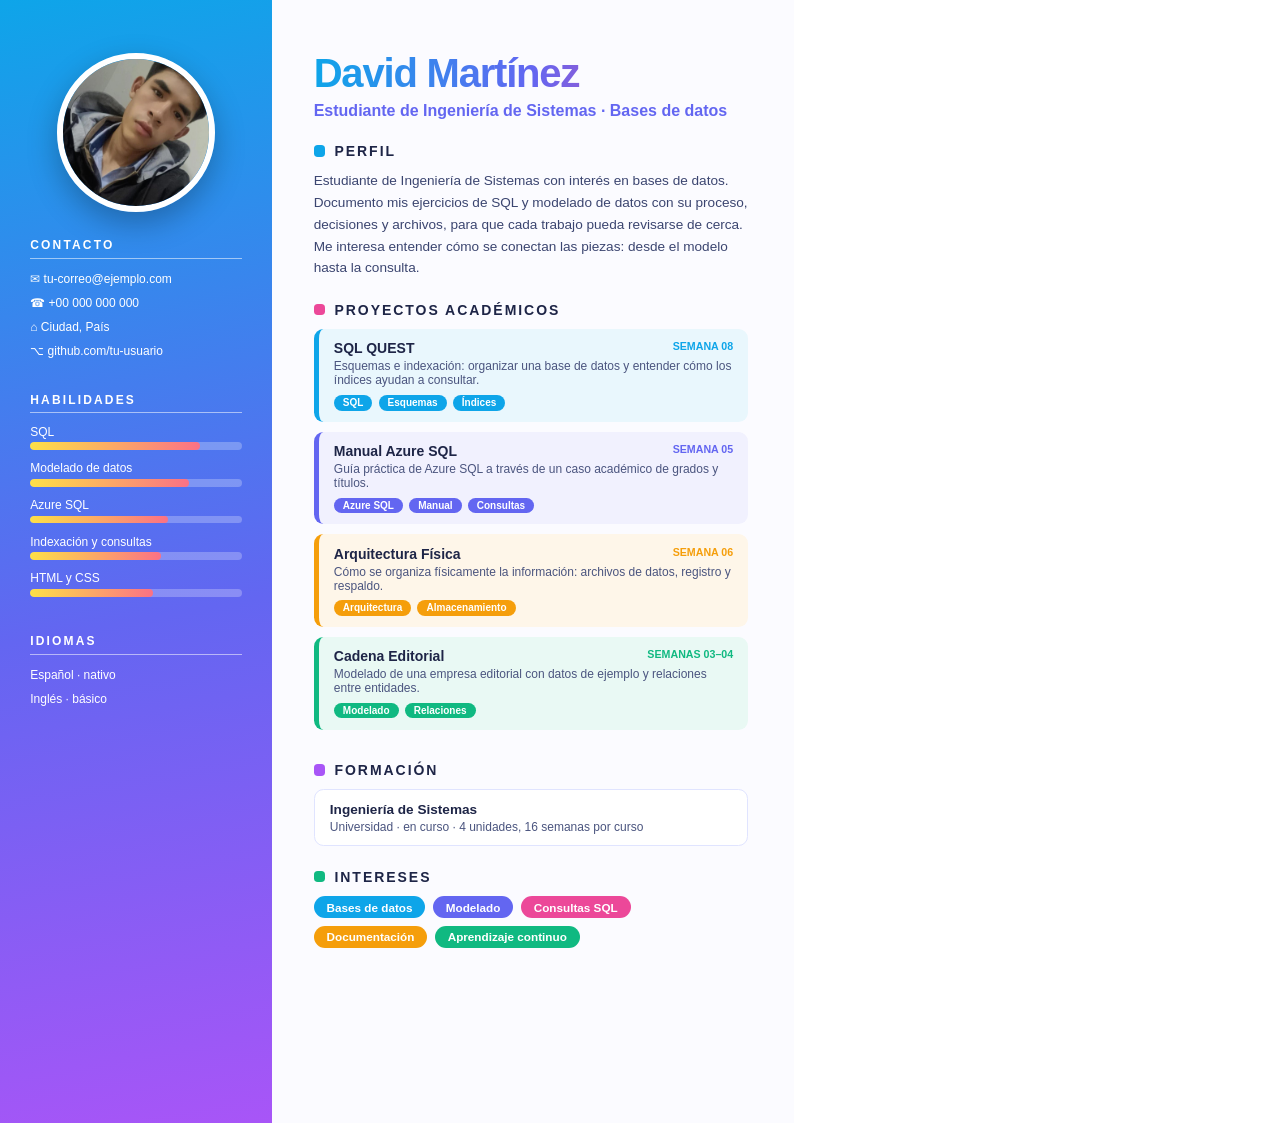
<file: cv/cv.html>
<!DOCTYPE html>
<html lang="es"><head><meta charset="UTF-8"><title>CV · David Martínez</title>
<style>
@page{size:A4;margin:0}*{box-sizing:border-box;margin:0}
body{width:210mm;height:297mm;display:grid;grid-template-columns:72mm 1fr;font-family:'Segoe UI','Helvetica Neue',Arial,sans-serif;color:#1e2547;font-size:10.2pt;-webkit-print-color-adjust:exact;print-color-adjust:exact}
aside{padding:14mm 8mm;color:#fff;background:linear-gradient(170deg,#0ea5e9 0%,#6366f1 55%,#a855f7 100%);display:flex;flex-direction:column;gap:7mm}
.pic{width:42mm;height:42mm;margin:0 auto;border-radius:50%;border:1.6mm solid #fff;object-fit:cover;box-shadow:0 3mm 8mm #0004}
aside h2{font-size:9pt;letter-spacing:.18em;text-transform:uppercase;border-bottom:.4mm solid #fff8;padding-bottom:1.5mm;margin-bottom:3mm}
aside ul{padding:0}aside p,aside li{font-size:9pt;line-height:1.5;list-style:none}aside li{margin-bottom:1.6mm}
.sk{margin-bottom:3mm;font-size:9pt}.sk i{display:block;height:2mm;margin-top:1mm;border-radius:2mm;background:#ffffff40;overflow:hidden}.sk i b{display:block;height:100%;border-radius:2mm;background:linear-gradient(90deg,#fde047,#fb7185)}
main{padding:14mm 12mm 12mm 11mm;display:flex;flex-direction:column;gap:6mm;background:#fbfbff}
.hd h1{font-size:30pt;line-height:1;letter-spacing:-.03em;font-weight:800;background:linear-gradient(90deg,#0ea5e9,#6366f1,#ec4899);-webkit-background-clip:text;background-clip:text;color:transparent}
.hd p{margin-top:2.5mm;font-size:12pt;color:#6366f1;font-weight:600}
h3{font-size:10.5pt;letter-spacing:.14em;text-transform:uppercase;display:flex;align-items:center;gap:2.5mm;margin-bottom:3mm}h3:before{content:"";width:3mm;height:3mm;border-radius:1mm;background:var(--c,#6366f1)}
.card{padding:3mm 4mm;border-radius:2.5mm;margin-bottom:2.6mm;border-left:1.4mm solid var(--c);background:color-mix(in srgb,var(--c) 9%,white)}
.card b{display:flex;justify-content:space-between;font-size:10.5pt}.card b span{font-size:8pt;color:var(--c);font-weight:700}.card p{font-size:9pt;color:#4b557f;margin-top:.8mm}
.tags{display:flex;gap:1.6mm;flex-wrap:wrap;margin-top:2mm}.tags span{padding:.6mm 2.4mm;border-radius:5mm;font-size:7.5pt;font-weight:600;color:#fff;background:var(--c)}
.chips{display:flex;gap:2mm;flex-wrap:wrap}.chips span{padding:1.2mm 3.4mm;border-radius:5mm;font-size:8.8pt;font-weight:600;color:#fff}
.edu{padding:3mm 4mm;border-radius:2.5mm;background:#fff;border:.3mm solid #e0e4ff}
</style></head><body>
<aside>
  <img class="pic" src="../foto.jpg" alt="David Martínez">
  <section><h2>Contacto</h2><ul><li>✉ tu-correo@ejemplo.com</li><li>☎ +00 000 000 000</li><li>⌂ Ciudad, País</li><li>⌥ github.com/tu-usuario</li></ul></section>
  <section><h2>Habilidades</h2>
    <div class="sk">SQL<i><b style="width:80%"></b></i></div><div class="sk">Modelado de datos<i><b style="width:75%"></b></i></div>
    <div class="sk">Azure SQL<i><b style="width:65%"></b></i></div><div class="sk">Indexación y consultas<i><b style="width:62%"></b></i></div><div class="sk">HTML y CSS<i><b style="width:58%"></b></i></div></section>
  <section><h2>Idiomas</h2><ul><li>Español · nativo</li><li>Inglés · básico</li></ul></section>
</aside>
<main>
  <div class="hd"><h1>David Martínez</h1><p>Estudiante de Ingeniería de Sistemas · Bases de datos</p></div>
  <section><h3 style="--c:#0ea5e9">Perfil</h3><p style="line-height:1.6;color:#3b4570">Estudiante de Ingeniería de Sistemas con interés en bases de datos. Documento mis ejercicios de SQL y modelado de datos con su proceso, decisiones y archivos, para que cada trabajo pueda revisarse de cerca. Me interesa entender cómo se conectan las piezas: desde el modelo hasta la consulta.</p></section>
  <section><h3 style="--c:#ec4899">Proyectos académicos</h3>
    <div class="card" style="--c:#0ea5e9"><b>SQL QUEST <span>SEMANA 08</span></b><p>Esquemas e indexación: organizar una base de datos y entender cómo los índices ayudan a consultar.</p><div class="tags"><span>SQL</span><span>Esquemas</span><span>Índices</span></div></div>
    <div class="card" style="--c:#6366f1"><b>Manual Azure SQL <span>SEMANA 05</span></b><p>Guía práctica de Azure SQL a través de un caso académico de grados y títulos.</p><div class="tags"><span>Azure SQL</span><span>Manual</span><span>Consultas</span></div></div>
    <div class="card" style="--c:#f59e0b"><b>Arquitectura Física <span>SEMANA 06</span></b><p>Cómo se organiza físicamente la información: archivos de datos, registro y respaldo.</p><div class="tags"><span>Arquitectura</span><span>Almacenamiento</span></div></div>
    <div class="card" style="--c:#10b981"><b>Cadena Editorial <span>SEMANAS 03–04</span></b><p>Modelado de una empresa editorial con datos de ejemplo y relaciones entre entidades.</p><div class="tags"><span>Modelado</span><span>Relaciones</span></div></div></section>
  <section><h3 style="--c:#a855f7">Formación</h3><div class="edu"><b>Ingeniería de Sistemas</b><p style="font-size:9pt;color:#4b557f;margin-top:.8mm">Universidad · en curso · 4 unidades, 16 semanas por curso</p></div></section>
  <section><h3 style="--c:#10b981">Intereses</h3><div class="chips"><span style="background:#0ea5e9">Bases de datos</span><span style="background:#6366f1">Modelado</span><span style="background:#ec4899">Consultas SQL</span><span style="background:#f59e0b">Documentación</span><span style="background:#10b981">Aprendizaje continuo</span></div></section>
</main></body></html>
</file>
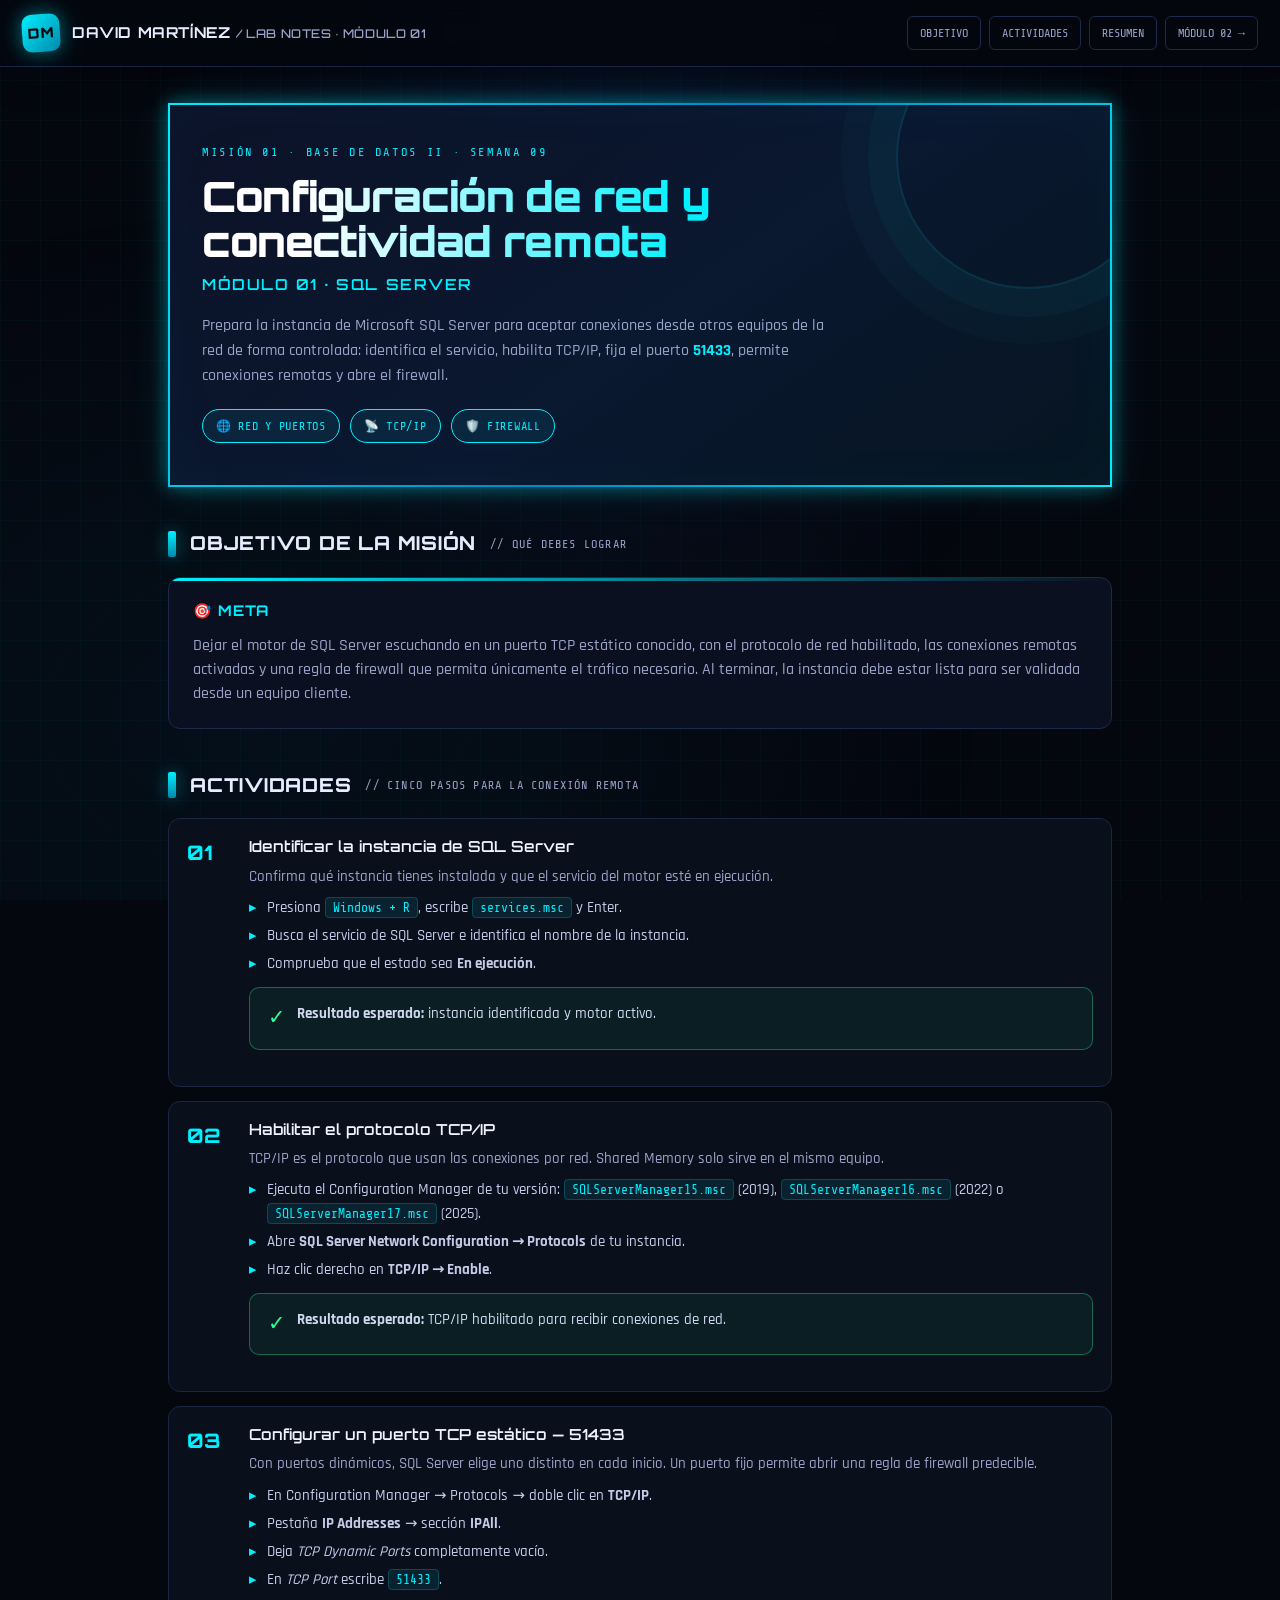
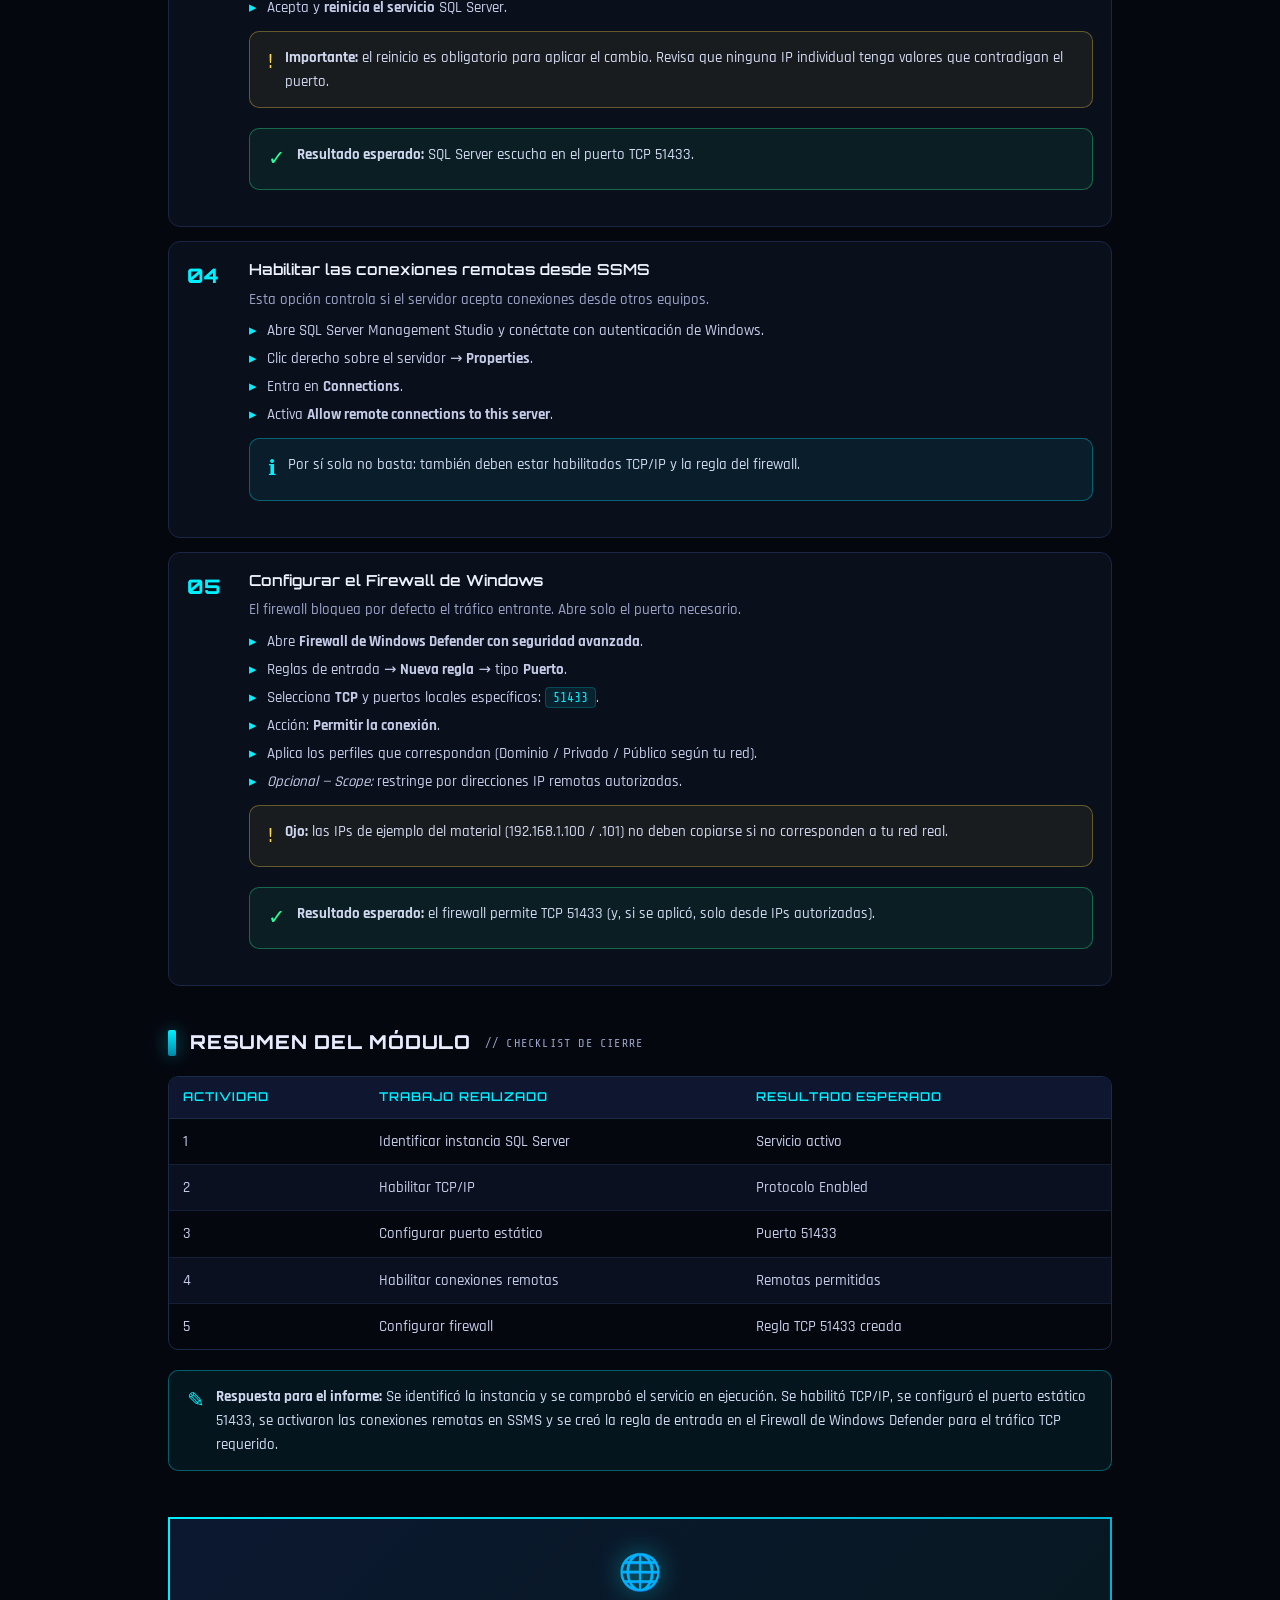
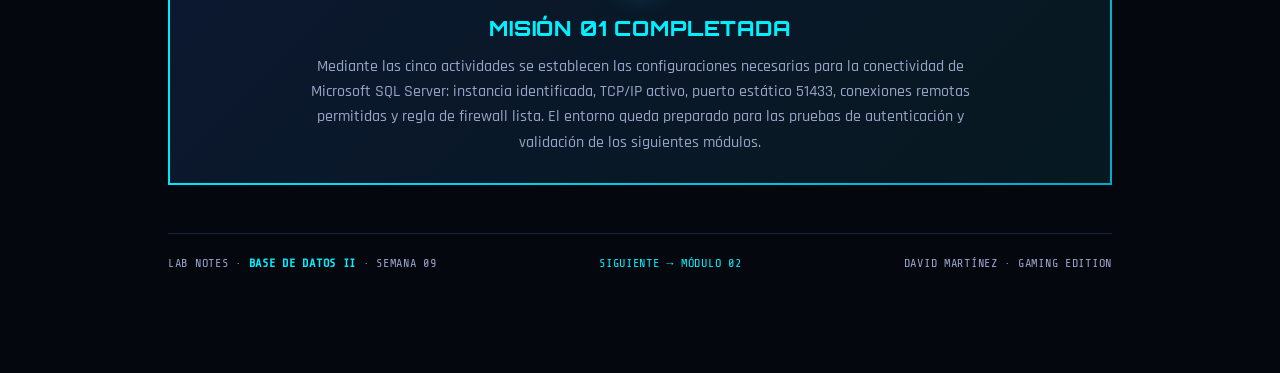
<file: evidencias/semana-09/Modulo_1_Red_Gaming.html>
<!DOCTYPE html>
<html lang="es">
<head>
<meta charset="utf-8">
<meta name="viewport" content="width=device-width, initial-scale=1, viewport-fit=cover">
<title>Módulo 1 · Configuración de red · Lab Gaming</title>
<link rel="preconnect" href="https://fonts.googleapis.com">
<link rel="preconnect" href="https://fonts.gstatic.com" crossorigin>
<link href="https://fonts.googleapis.com/css2?family=Orbitron:wght@500;600;700;800;900&family=Rajdhani:wght@400;500;600;700&family=Share+Tech+Mono&display=swap" rel="stylesheet">
<style>
:root {
  --cyan: #00f0ff;
  --cyan2: #00c8e0;
  --purple: #b44cff;
  --yellow: #ffd84d;
  --orange: #ff7a3c;
  --green: #2dff9a;
  --bg: #05070f;
  --panel: #0b1020;
  --text: #e8ecff;
  --muted: #9aa3c7;
  --glow-cyan: 0 0 18px #00f0ff66, 0 0 40px #00f0ff22;
}
* { box-sizing: border-box; margin: 0; padding: 0; }
html { scroll-behavior: smooth; scroll-padding-top: 90px; }
body {
  background: var(--bg);
  color: var(--text);
  font-family: 'Rajdhani', system-ui, sans-serif;
  font-weight: 500;
  font-size: 16px;
  line-height: 1.55;
  min-height: 100vh;
  overflow-x: hidden;
}
body::before {
  content: "";
  position: fixed;
  inset: 0;
  background-image:
    linear-gradient(rgba(0,240,255,0.03) 1px, transparent 1px),
    linear-gradient(90deg, rgba(0,240,255,0.03) 1px, transparent 1px);
  background-size: 40px 40px;
  pointer-events: none;
  z-index: 0;
}
body::after {
  content: "";
  position: fixed;
  inset: 0;
  background: radial-gradient(ellipse at 50% 0%, #0a1a3a88 0%, transparent 55%),
              radial-gradient(ellipse at 20% 80%, #00334433 0%, transparent 50%);
  pointer-events: none;
  z-index: 0;
}
.wrap { position: relative; z-index: 1; max-width: 980px; margin: 0 auto; padding: 0 18px 80px; }

/* TOPBAR */
.topbar {
  position: sticky; top: 0; z-index: 100;
  display: flex; align-items: center; justify-content: space-between; gap: 16px;
  padding: 14px 22px;
  background: rgba(5,7,15,0.92);
  border-bottom: 1px solid #1a2545;
  backdrop-filter: blur(14px);
  box-shadow: 0 8px 30px #00000080;
}
.brand {
  display: flex; align-items: center; gap: 12px;
  font-family: 'Orbitron', sans-serif; font-weight: 700; font-size: 15px; letter-spacing: 0.04em;
}
.brand .badge {
  width: 38px; height: 38px; display: grid; place-items: center;
  background: linear-gradient(135deg, var(--cyan), #0088aa);
  border-radius: 10px; font-size: 14px; font-weight: 900; color: #05070f;
  box-shadow: var(--glow-cyan); transform: rotate(-4deg);
}
.brand span { color: var(--muted); font-weight: 500; font-size: 12px; }
.topbar nav { display: flex; gap: 8px; flex-wrap: wrap; }
.topbar nav a {
  text-decoration: none; color: var(--muted);
  font-family: 'Share Tech Mono', monospace; font-size: 12px;
  padding: 7px 12px; border: 1px solid #1e2a4a; border-radius: 6px; transition: 0.2s;
}
.topbar nav a:hover, .topbar nav a.active {
  color: var(--cyan); border-color: var(--cyan); box-shadow: 0 0 12px #00f0ff33;
}

/* HERO */
.hero {
  margin: 36px 0 36px;
  padding: 38px 32px 42px;
  background: linear-gradient(145deg, #0c1228 0%, #0a1830 55%, #061420 100%);
  border: 2px solid transparent;
  border-image: linear-gradient(120deg, var(--cyan), #0088cc, var(--cyan)) 1;
  border-radius: 4px;
  position: relative; overflow: hidden;
  box-shadow: var(--glow-cyan), inset 0 0 60px #00f0ff08;
}
.hero::before {
  content: "";
  position: absolute; width: 260px; height: 260px;
  border: 2px solid #00f0ff22; border-radius: 50%;
  right: -50px; top: -80px;
  box-shadow: 0 0 0 28px #00f0ff08, 0 0 0 55px #00f0ff05;
}
.hero-eyebrow {
  font-family: 'Share Tech Mono', monospace; font-size: 12px;
  letter-spacing: 0.22em; color: var(--cyan); text-transform: uppercase; margin-bottom: 12px;
}
.hero h1 {
  font-family: 'Orbitron', sans-serif; font-weight: 900;
  font-size: clamp(1.7rem, 4.5vw, 2.6rem); line-height: 1.1;
  letter-spacing: -0.02em;
  background: linear-gradient(90deg, #fff 15%, var(--cyan) 70%);
  -webkit-background-clip: text; -webkit-text-fill-color: transparent; background-clip: text;
  margin-bottom: 8px; max-width: 700px;
}
.hero .subtitle {
  font-family: 'Orbitron', sans-serif; font-size: 0.95rem; font-weight: 600;
  color: var(--cyan); letter-spacing: 0.1em; margin-bottom: 16px;
}
.hero p { max-width: 640px; color: var(--muted); font-size: 1.02rem; margin-bottom: 20px; }
.hero-pills { display: flex; flex-wrap: wrap; gap: 10px; }
.pill {
  display: inline-flex; align-items: center; gap: 8px;
  padding: 7px 13px; border-radius: 999px;
  font-family: 'Share Tech Mono', monospace; font-size: 12px; letter-spacing: 0.06em;
  border: 1px solid var(--cyan); color: var(--cyan); background: #00f0ff12;
}

/* SECTION TITLE */
.sec-title {
  font-family: 'Orbitron', sans-serif; font-weight: 800; font-size: 1.2rem;
  letter-spacing: 0.04em; margin: 42px 0 18px;
  display: flex; align-items: center; gap: 14px;
}
.sec-title::before {
  content: ""; width: 8px; height: 26px;
  background: linear-gradient(180deg, var(--cyan), #0088aa);
  border-radius: 2px; box-shadow: var(--glow-cyan);
}
.sec-title span {
  font-family: 'Share Tech Mono', monospace; font-size: 12px;
  color: var(--muted); font-weight: 400; letter-spacing: 0.1em;
}

/* OBJECTIVE CARD */
.obj-card {
  background: var(--panel); border: 1px solid #1c2a4a; border-radius: 12px;
  padding: 22px 24px; position: relative; overflow: hidden; margin-bottom: 8px;
}
.obj-card::after {
  content: ""; position: absolute; top: 0; left: 0; right: 0; height: 3px;
  background: linear-gradient(90deg, var(--cyan), transparent);
}
.obj-card h3 {
  font-family: 'Orbitron', sans-serif; font-size: 0.92rem; font-weight: 700;
  letter-spacing: 0.06em; margin-bottom: 10px; color: var(--cyan);
  display: flex; align-items: center; gap: 10px;
}
.obj-card p { color: var(--muted); font-size: 0.98rem; }

/* STEPS */
.steps { display: grid; gap: 14px; }
.step {
  display: grid; grid-template-columns: 48px 1fr; gap: 14px;
  padding: 16px 18px; background: #0a0f1c;
  border: 1px solid #1a2644; border-radius: 12px;
  transition: 0.2s;
}
.step:hover { border-color: #00f0ff44; box-shadow: 0 0 20px #00f0ff15; }
.step .n {
  font-family: 'Orbitron', sans-serif; font-weight: 800; font-size: 1.25rem;
  color: var(--cyan); display: grid; place-items: start; padding-top: 2px;
}
.step h4 {
  font-family: 'Orbitron', sans-serif; font-size: 0.95rem; font-weight: 600;
  margin-bottom: 6px; color: #eef2ff;
}
.step p { color: var(--muted); font-size: 0.94rem; }
.step ul { list-style: none; margin-top: 8px; }
.step ul li {
  position: relative; padding-left: 18px; margin-bottom: 5px;
  color: #c5cce8; font-size: 0.93rem;
}
.step ul li::before { content: "▸"; position: absolute; left: 0; color: var(--cyan); font-weight: 700; }
.code-inline {
  font-family: 'Share Tech Mono', monospace; font-size: 0.88em;
  background: #00f0ff15; color: var(--cyan);
  padding: 2px 7px; border-radius: 4px; border: 1px solid #00f0ff33;
}

/* RESULT / CALLOUT */
.callout {
  margin: 20px 0; padding: 14px 18px; border-radius: 10px;
  border: 1px solid; display: flex; gap: 12px; align-items: flex-start;
}
.callout .ico { font-size: 1.3rem; flex-shrink: 0; }
.callout.ok { border-color: #2dff9a55; background: #2dff9a10; }
.callout.ok .ico { color: var(--green); }
.callout.warn { border-color: #ffd84d55; background: #ffd84d10; }
.callout.warn .ico { color: var(--yellow); }
.callout.info { border-color: #00f0ff55; background: #00f0ff10; }
.callout.info .ico { color: var(--cyan); }
.callout p { color: #d0d8f0; font-size: 0.95rem; }

/* SUMMARY TABLE */
.tw { overflow-x: auto; margin: 18px 0; border: 1px solid #1c2a4a; border-radius: 10px; }
table { width: 100%; border-collapse: collapse; min-width: 420px; font-size: 0.94rem; }
th {
  background: #0e1630; color: var(--cyan);
  font-family: 'Orbitron', sans-serif; font-size: 0.76rem; font-weight: 600;
  letter-spacing: 0.08em; text-transform: uppercase; text-align: left;
  padding: 11px 14px; border-bottom: 1px solid #1c2a4a;
}
td { padding: 11px 14px; border-bottom: 1px solid #152038; color: #c5cce8; }
tr:last-child td { border-bottom: 0; }
tr:nth-child(even) td { background: #0a1020; }

/* CONCLUSION */
.conclusion {
  margin: 46px 0 16px; padding: 28px 24px;
  background: linear-gradient(135deg, #0c1830, #061820);
  border: 2px solid transparent;
  border-image: linear-gradient(120deg, var(--cyan), #00aacc) 1;
  border-radius: 4px; text-align: center; position: relative; overflow: hidden;
}
.conclusion::before { content: "🌐"; font-size: 2.2rem; display: block; margin-bottom: 10px; filter: drop-shadow(0 0 12px #00f0ff88); }
.conclusion h2 {
  font-family: 'Orbitron', sans-serif; font-size: 1.3rem; font-weight: 800;
  color: var(--cyan); margin-bottom: 10px; letter-spacing: 0.04em;
}
.conclusion p { max-width: 680px; margin: 0 auto; color: var(--muted); font-size: 1.02rem; }

/* FOOTER */
footer {
  margin-top: 48px; padding: 20px 0; border-top: 1px solid #1a2545;
  display: flex; flex-wrap: wrap; justify-content: space-between; gap: 12px;
  font-family: 'Share Tech Mono', monospace; font-size: 12px; color: var(--muted); letter-spacing: 0.06em;
}
footer strong { color: var(--cyan); }
footer a { color: var(--cyan); text-decoration: none; }
footer a:hover { text-decoration: underline; }

@media (max-width: 600px) {
  .hero { padding: 26px 18px 30px; }
  .topbar { padding: 12px 14px; }
  .topbar nav { display: none; }
  .step { grid-template-columns: 36px 1fr; }
}
</style>
</head>
<body>

<header class="topbar">
  <div class="brand">
    <div class="badge">DM</div>
    <div>
      DAVID MARTÍNEZ
      <span> / LAB NOTES · MÓDULO 01</span>
    </div>
  </div>
  <nav>
    <a href="#objetivo">OBJETIVO</a>
    <a href="#actividades">ACTIVIDADES</a>
    <a href="#resumen">RESUMEN</a>
    <a href="Modulo_2_Auth_Gaming.html">MÓDULO 02 →</a>
  </nav>
</header>

<div class="wrap">

  <!-- HERO -->
  <section class="hero">
    <div class="hero-eyebrow">MISIÓN 01 · BASE DE DATOS II · SEMANA 09</div>
    <h1>Configuración de red y conectividad remota</h1>
    <div class="subtitle">MÓDULO 01 · SQL SERVER</div>
    <p>
      Prepara la instancia de Microsoft SQL Server para aceptar conexiones desde otros equipos
      de la red de forma controlada: identifica el servicio, habilita TCP/IP, fija el puerto
      <strong style="color:var(--cyan)">51433</strong>, permite conexiones remotas y abre el firewall.
    </p>
    <div class="hero-pills">
      <span class="pill">🌐 RED Y PUERTOS</span>
      <span class="pill">📡 TCP/IP</span>
      <span class="pill">🛡️ FIREWALL</span>
    </div>
  </section>

  <!-- OBJECTIVE -->
  <div class="sec-title" id="objetivo">
    OBJETIVO DE LA MISIÓN
    <span>// QUÉ DEBES LOGRAR</span>
  </div>
  <div class="obj-card">
    <h3>🎯 META</h3>
    <p>
      Dejar el motor de SQL Server escuchando en un puerto TCP estático conocido, con el protocolo
      de red habilitado, las conexiones remotas activadas y una regla de firewall que permita
      únicamente el tráfico necesario. Al terminar, la instancia debe estar lista para ser validada
      desde un equipo cliente.
    </p>
  </div>

  <!-- ACTIVITIES -->
  <div class="sec-title" id="actividades">
    ACTIVIDADES
    <span>// CINCO PASOS PARA LA CONEXIÓN REMOTA</span>
  </div>

  <div class="steps">

    <div class="step">
      <div class="n">01</div>
      <div>
        <h4>Identificar la instancia de SQL Server</h4>
        <p>
          Confirma qué instancia tienes instalada y que el servicio del motor esté en ejecución.
        </p>
        <ul>
          <li>Presiona <span class="code-inline">Windows + R</span>, escribe <span class="code-inline">services.msc</span> y Enter.</li>
          <li>Busca el servicio de SQL Server e identifica el nombre de la instancia.</li>
          <li>Comprueba que el estado sea <strong>En ejecución</strong>.</li>
        </ul>
        <div class="callout ok" style="margin-top:12px">
          <div class="ico">✓</div>
          <p><strong>Resultado esperado:</strong> instancia identificada y motor activo.</p>
        </div>
      </div>
    </div>

    <div class="step">
      <div class="n">02</div>
      <div>
        <h4>Habilitar el protocolo TCP/IP</h4>
        <p>
          TCP/IP es el protocolo que usan las conexiones por red. Shared Memory solo sirve en el mismo equipo.
        </p>
        <ul>
          <li>Ejecuta el Configuration Manager de tu versión:
            <span class="code-inline">SQLServerManager15.msc</span> (2019),
            <span class="code-inline">SQLServerManager16.msc</span> (2022) o
            <span class="code-inline">SQLServerManager17.msc</span> (2025).</li>
          <li>Abre <strong>SQL Server Network Configuration → Protocols</strong> de tu instancia.</li>
          <li>Haz clic derecho en <strong>TCP/IP → Enable</strong>.</li>
        </ul>
        <div class="callout ok" style="margin-top:12px">
          <div class="ico">✓</div>
          <p><strong>Resultado esperado:</strong> TCP/IP habilitado para recibir conexiones de red.</p>
        </div>
      </div>
    </div>

    <div class="step">
      <div class="n">03</div>
      <div>
        <h4>Configurar un puerto TCP estático — 51433</h4>
        <p>
          Con puertos dinámicos, SQL Server elige uno distinto en cada inicio. Un puerto fijo permite
          abrir una regla de firewall predecible.
        </p>
        <ul>
          <li>En Configuration Manager → Protocols → doble clic en <strong>TCP/IP</strong>.</li>
          <li>Pestaña <strong>IP Addresses</strong> → sección <strong>IPAll</strong>.</li>
          <li>Deja <em>TCP Dynamic Ports</em> completamente vacío.</li>
          <li>En <em>TCP Port</em> escribe <span class="code-inline">51433</span>.</li>
          <li>Acepta y <strong>reinicia el servicio</strong> SQL Server.</li>
        </ul>
        <div class="callout warn" style="margin-top:12px">
          <div class="ico">!</div>
          <p><strong>Importante:</strong> el reinicio es obligatorio para aplicar el cambio. Revisa que ninguna IP individual tenga valores que contradigan el puerto.</p>
        </div>
        <div class="callout ok" style="margin-top:10px">
          <div class="ico">✓</div>
          <p><strong>Resultado esperado:</strong> SQL Server escucha en el puerto TCP 51433.</p>
        </div>
      </div>
    </div>

    <div class="step">
      <div class="n">04</div>
      <div>
        <h4>Habilitar las conexiones remotas desde SSMS</h4>
        <p>
          Esta opción controla si el servidor acepta conexiones desde otros equipos.
        </p>
        <ul>
          <li>Abre SQL Server Management Studio y conéctate con autenticación de Windows.</li>
          <li>Clic derecho sobre el servidor → <strong>Properties</strong>.</li>
          <li>Entra en <strong>Connections</strong>.</li>
          <li>Activa <strong>Allow remote connections to this server</strong>.</li>
        </ul>
        <div class="callout info" style="margin-top:12px">
          <div class="ico">ℹ</div>
          <p>Por sí sola no basta: también deben estar habilitados TCP/IP y la regla del firewall.</p>
        </div>
      </div>
    </div>

    <div class="step">
      <div class="n">05</div>
      <div>
        <h4>Configurar el Firewall de Windows</h4>
        <p>
          El firewall bloquea por defecto el tráfico entrante. Abre solo el puerto necesario.
        </p>
        <ul>
          <li>Abre <strong>Firewall de Windows Defender con seguridad avanzada</strong>.</li>
          <li>Reglas de entrada → <strong>Nueva regla</strong> → tipo <strong>Puerto</strong>.</li>
          <li>Selecciona <strong>TCP</strong> y puertos locales específicos: <span class="code-inline">51433</span>.</li>
          <li>Acción: <strong>Permitir la conexión</strong>.</li>
          <li>Aplica los perfiles que correspondan (Dominio / Privado / Público según tu red).</li>
          <li><em>Opcional — Scope:</em> restringe por direcciones IP remotas autorizadas.</li>
        </ul>
        <div class="callout warn" style="margin-top:12px">
          <div class="ico">!</div>
          <p><strong>Ojo:</strong> las IPs de ejemplo del material (192.168.1.100 / .101) no deben copiarse si no corresponden a tu red real.</p>
        </div>
        <div class="callout ok" style="margin-top:10px">
          <div class="ico">✓</div>
          <p><strong>Resultado esperado:</strong> el firewall permite TCP 51433 (y, si se aplicó, solo desde IPs autorizadas).</p>
        </div>
      </div>
    </div>

  </div>

  <!-- SUMMARY -->
  <div class="sec-title" id="resumen">
    RESUMEN DEL MÓDULO
    <span>// CHECKLIST DE CIERRE</span>
  </div>

  <div class="tw">
    <table>
      <thead>
        <tr>
          <th>Actividad</th>
          <th>Trabajo realizado</th>
          <th>Resultado esperado</th>
        </tr>
      </thead>
      <tbody>
        <tr>
          <td>1</td>
          <td>Identificar instancia SQL Server</td>
          <td>Servicio activo</td>
        </tr>
        <tr>
          <td>2</td>
          <td>Habilitar TCP/IP</td>
          <td>Protocolo Enabled</td>
        </tr>
        <tr>
          <td>3</td>
          <td>Configurar puerto estático</td>
          <td>Puerto 51433</td>
        </tr>
        <tr>
          <td>4</td>
          <td>Habilitar conexiones remotas</td>
          <td>Remotas permitidas</td>
        </tr>
        <tr>
          <td>5</td>
          <td>Configurar firewall</td>
          <td>Regla TCP 51433 creada</td>
        </tr>
      </tbody>
    </table>
  </div>

  <div class="callout info">
    <div class="ico">✎</div>
    <p>
      <strong>Respuesta para el informe:</strong> Se identificó la instancia y se comprobó el servicio en ejecución.
      Se habilitó TCP/IP, se configuró el puerto estático 51433, se activaron las conexiones remotas en SSMS
      y se creó la regla de entrada en el Firewall de Windows Defender para el tráfico TCP requerido.
    </p>
  </div>

  <!-- CONCLUSION -->
  <section class="conclusion">
    <h2>MISIÓN 01 COMPLETADA</h2>
    <p>
      Mediante las cinco actividades se establecen las configuraciones necesarias para la conectividad
      de Microsoft SQL Server: instancia identificada, TCP/IP activo, puerto estático 51433,
      conexiones remotas permitidas y regla de firewall lista. El entorno queda preparado para
      las pruebas de autenticación y validación de los siguientes módulos.
    </p>
  </section>

  <footer>
    <div>LAB NOTES · <strong>BASE DE DATOS II</strong> · SEMANA 09</div>
    <div><a href="Modulo_2_Auth_Gaming.html">SIGUIENTE → MÓDULO 02</a></div>
    <div>DAVID MARTÍNEZ · GAMING EDITION</div>
  </footer>

</div>
</body>
</html>
</file>
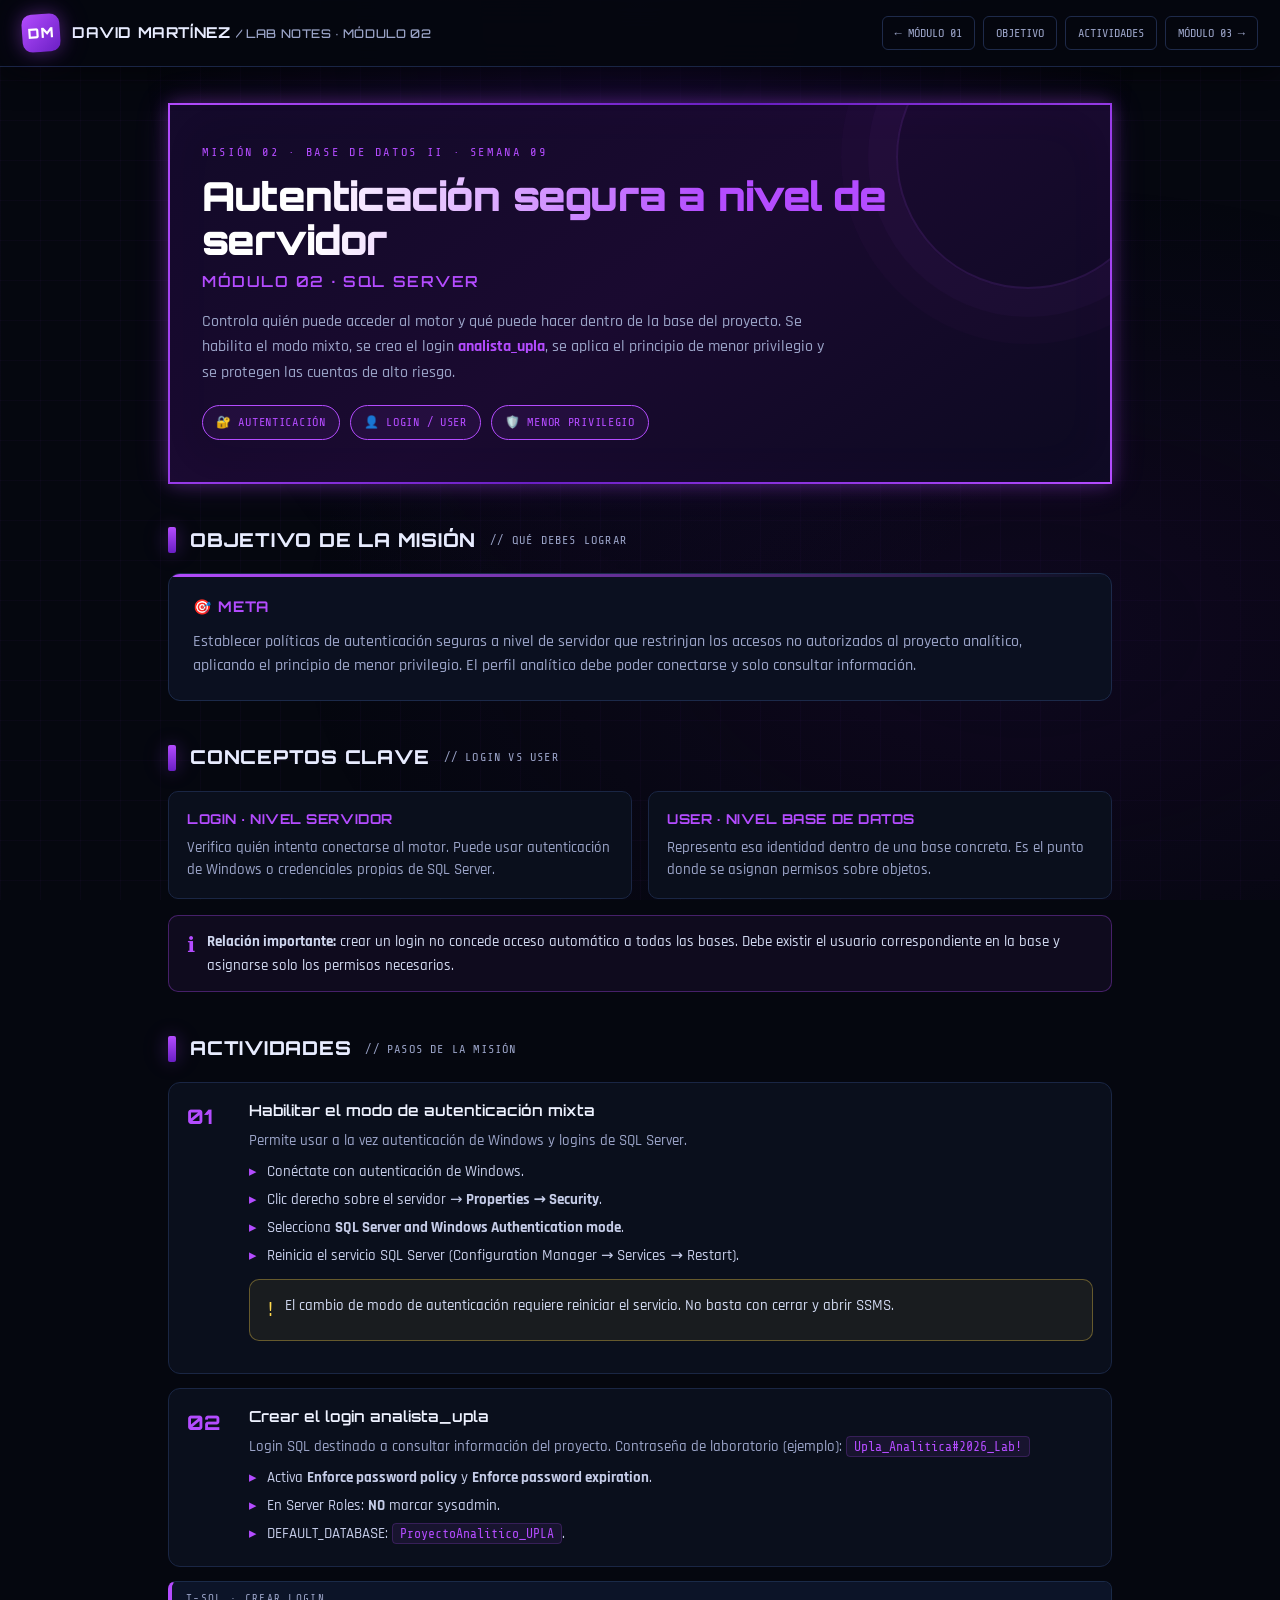
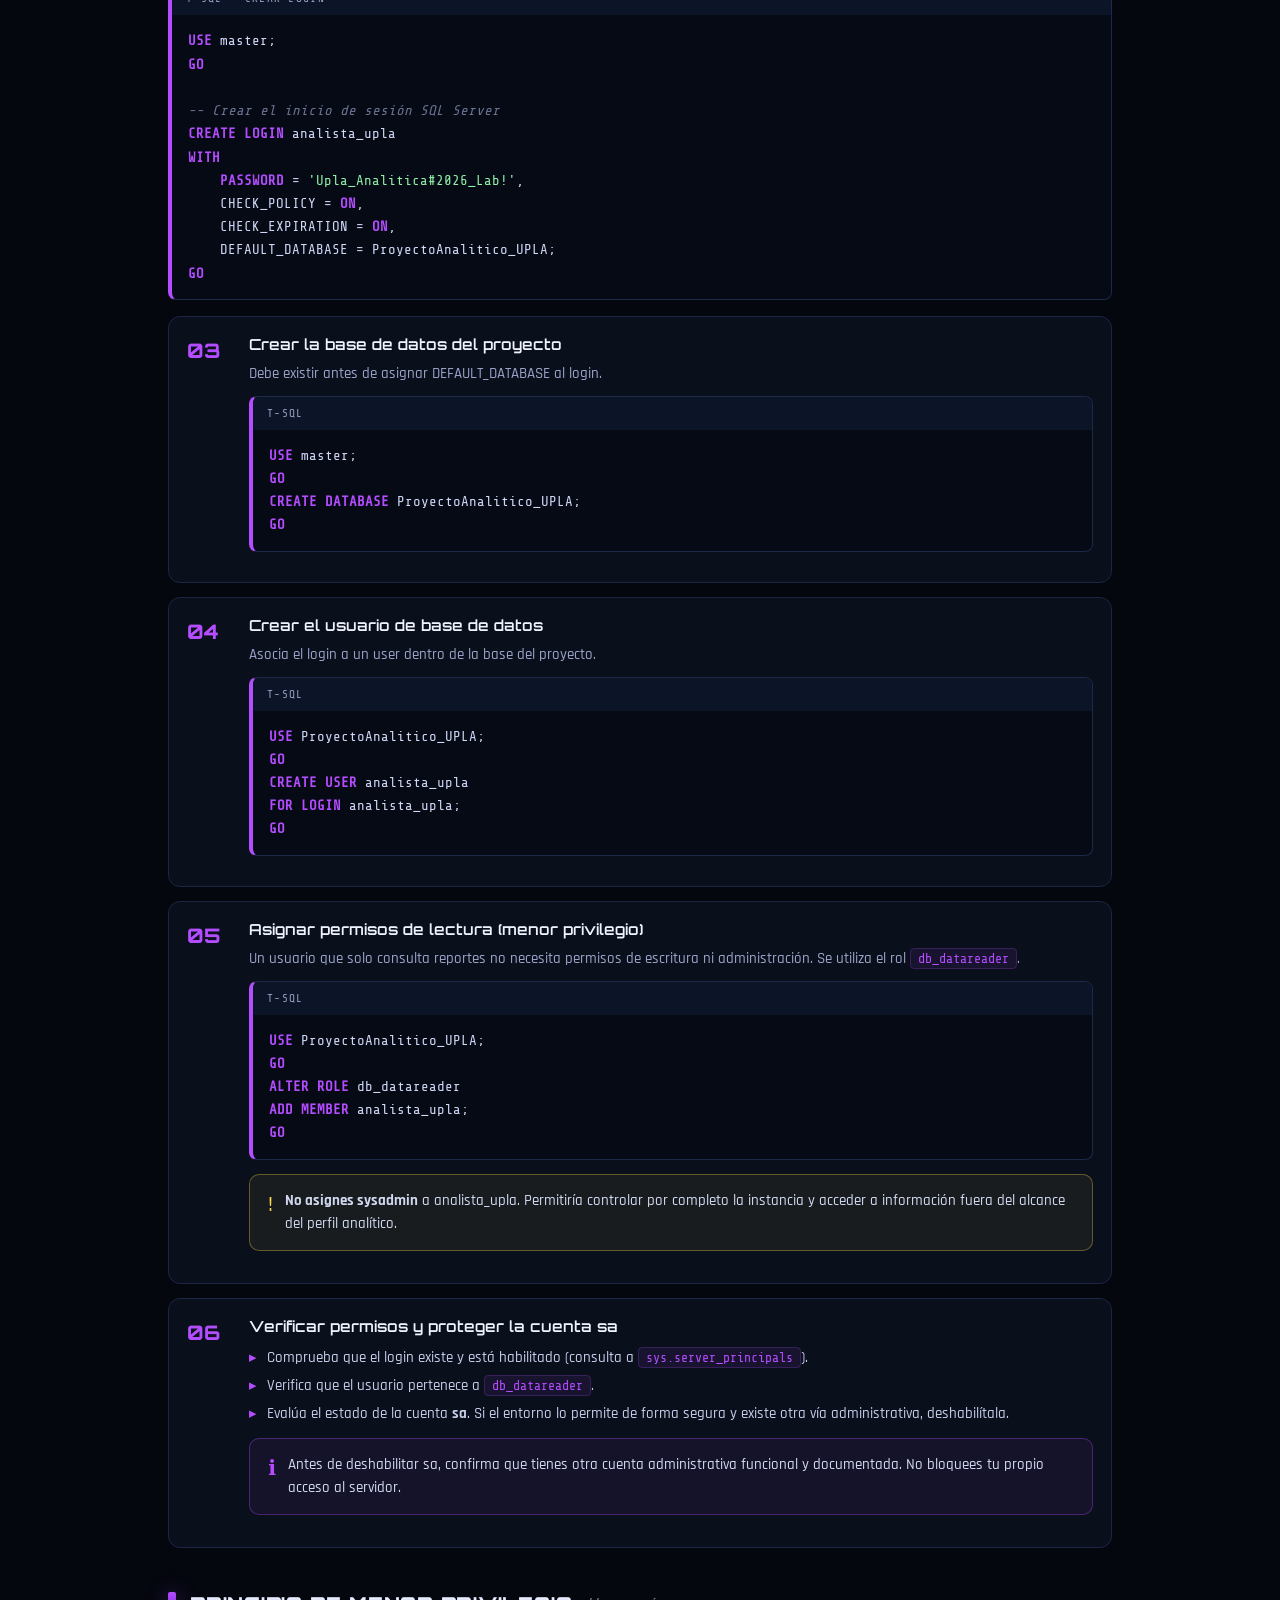
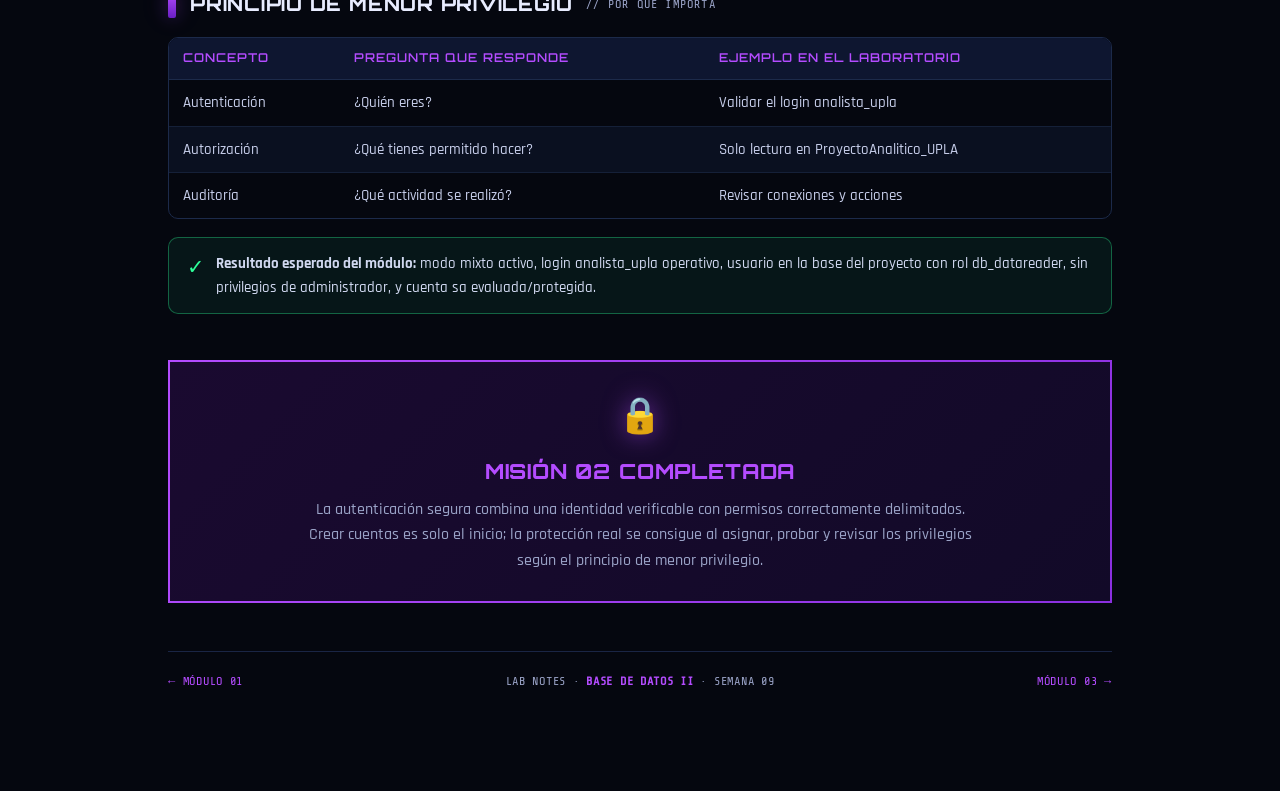
<file: evidencias/semana-09/Modulo_2_Auth_Gaming.html>
<!DOCTYPE html>
<html lang="es">
<head>
<meta charset="utf-8">
<meta name="viewport" content="width=device-width, initial-scale=1, viewport-fit=cover">
<title>Módulo 2 · Autenticación segura · Lab Gaming</title>
<link rel="preconnect" href="https://fonts.googleapis.com">
<link rel="preconnect" href="https://fonts.gstatic.com" crossorigin>
<link href="https://fonts.googleapis.com/css2?family=Orbitron:wght@500;600;700;800;900&family=Rajdhani:wght@400;500;600;700&family=Share+Tech+Mono&display=swap" rel="stylesheet">
<style>
:root {
  --cyan: #00f0ff;
  --purple: #b44cff;
  --purple2: #8b2fe0;
  --yellow: #ffd84d;
  --green: #2dff9a;
  --bg: #05070f;
  --panel: #0b1020;
  --text: #e8ecff;
  --muted: #9aa3c7;
  --glow-purple: 0 0 18px #b44cff55, 0 0 36px #b44cff22;
}
* { box-sizing: border-box; margin: 0; padding: 0; }
html { scroll-behavior: smooth; scroll-padding-top: 90px; }
body {
  background: var(--bg);
  color: var(--text);
  font-family: 'Rajdhani', system-ui, sans-serif;
  font-weight: 500;
  font-size: 16px;
  line-height: 1.55;
  min-height: 100vh;
  overflow-x: hidden;
}
body::before {
  content: "";
  position: fixed;
  inset: 0;
  background-image:
    linear-gradient(rgba(180,76,255,0.03) 1px, transparent 1px),
    linear-gradient(90deg, rgba(180,76,255,0.03) 1px, transparent 1px);
  background-size: 40px 40px;
  pointer-events: none;
  z-index: 0;
}
body::after {
  content: "";
  position: fixed;
  inset: 0;
  background: radial-gradient(ellipse at 50% 0%, #1a0a3a88 0%, transparent 55%),
              radial-gradient(ellipse at 80% 70%, #2a0a4a44 0%, transparent 50%);
  pointer-events: none;
  z-index: 0;
}
.wrap { position: relative; z-index: 1; max-width: 980px; margin: 0 auto; padding: 0 18px 80px; }

.topbar {
  position: sticky; top: 0; z-index: 100;
  display: flex; align-items: center; justify-content: space-between; gap: 16px;
  padding: 14px 22px;
  background: rgba(5,7,15,0.92);
  border-bottom: 1px solid #1a2545;
  backdrop-filter: blur(14px);
  box-shadow: 0 8px 30px #00000080;
}
.brand {
  display: flex; align-items: center; gap: 12px;
  font-family: 'Orbitron', sans-serif; font-weight: 700; font-size: 15px; letter-spacing: 0.04em;
}
.brand .badge {
  width: 38px; height: 38px; display: grid; place-items: center;
  background: linear-gradient(135deg, var(--purple), #6a1fc4);
  border-radius: 10px; font-size: 14px; font-weight: 900; color: #fff;
  box-shadow: var(--glow-purple); transform: rotate(-4deg);
}
.brand span { color: var(--muted); font-weight: 500; font-size: 12px; }
.topbar nav { display: flex; gap: 8px; flex-wrap: wrap; }
.topbar nav a {
  text-decoration: none; color: var(--muted);
  font-family: 'Share Tech Mono', monospace; font-size: 12px;
  padding: 7px 12px; border: 1px solid #1e2a4a; border-radius: 6px; transition: 0.2s;
}
.topbar nav a:hover, .topbar nav a.active {
  color: var(--purple); border-color: var(--purple); box-shadow: 0 0 12px #b44cff33;
}

.hero {
  margin: 36px 0 36px;
  padding: 38px 32px 42px;
  background: linear-gradient(145deg, #120a28 0%, #1a0a30 50%, #0c0a20 100%);
  border: 2px solid transparent;
  border-image: linear-gradient(120deg, var(--purple), #6a1fc4, var(--purple)) 1;
  border-radius: 4px;
  position: relative; overflow: hidden;
  box-shadow: var(--glow-purple), inset 0 0 60px #b44cff08;
}
.hero::before {
  content: "";
  position: absolute; width: 260px; height: 260px;
  border: 2px solid #b44cff22; border-radius: 50%;
  right: -50px; top: -80px;
  box-shadow: 0 0 0 28px #b44cff08, 0 0 0 55px #b44cff05;
}
.hero-eyebrow {
  font-family: 'Share Tech Mono', monospace; font-size: 12px;
  letter-spacing: 0.22em; color: var(--purple); text-transform: uppercase; margin-bottom: 12px;
}
.hero h1 {
  font-family: 'Orbitron', sans-serif; font-weight: 900;
  font-size: clamp(1.7rem, 4.5vw, 2.5rem); line-height: 1.1;
  letter-spacing: -0.02em;
  background: linear-gradient(90deg, #fff 15%, var(--purple) 70%);
  -webkit-background-clip: text; -webkit-text-fill-color: transparent; background-clip: text;
  margin-bottom: 8px; max-width: 720px;
}
.hero .subtitle {
  font-family: 'Orbitron', sans-serif; font-size: 0.95rem; font-weight: 600;
  color: var(--purple); letter-spacing: 0.1em; margin-bottom: 16px;
}
.hero p { max-width: 640px; color: var(--muted); font-size: 1.02rem; margin-bottom: 20px; }
.hero-pills { display: flex; flex-wrap: wrap; gap: 10px; }
.pill {
  display: inline-flex; align-items: center; gap: 8px;
  padding: 7px 13px; border-radius: 999px;
  font-family: 'Share Tech Mono', monospace; font-size: 12px; letter-spacing: 0.06em;
  border: 1px solid var(--purple); color: var(--purple); background: #b44cff12;
}

.sec-title {
  font-family: 'Orbitron', sans-serif; font-weight: 800; font-size: 1.2rem;
  letter-spacing: 0.04em; margin: 42px 0 18px;
  display: flex; align-items: center; gap: 14px;
}
.sec-title::before {
  content: ""; width: 8px; height: 26px;
  background: linear-gradient(180deg, var(--purple), #6a1fc4);
  border-radius: 2px; box-shadow: var(--glow-purple);
}
.sec-title span {
  font-family: 'Share Tech Mono', monospace; font-size: 12px;
  color: var(--muted); font-weight: 400; letter-spacing: 0.1em;
}

.obj-card {
  background: var(--panel); border: 1px solid #1c2a4a; border-radius: 12px;
  padding: 22px 24px; position: relative; overflow: hidden; margin-bottom: 8px;
}
.obj-card::after {
  content: ""; position: absolute; top: 0; left: 0; right: 0; height: 3px;
  background: linear-gradient(90deg, var(--purple), transparent);
}
.obj-card h3 {
  font-family: 'Orbitron', sans-serif; font-size: 0.92rem; font-weight: 700;
  letter-spacing: 0.06em; margin-bottom: 10px; color: var(--purple);
  display: flex; align-items: center; gap: 10px;
}
.obj-card p { color: var(--muted); font-size: 0.98rem; }

.grid-2 {
  display: grid; grid-template-columns: 1fr 1fr; gap: 16px; margin: 16px 0;
}
@media (max-width: 700px) { .grid-2 { grid-template-columns: 1fr; } }
.mini-card {
  background: #0a0f1c; border: 1px solid #1a2644; border-radius: 10px; padding: 16px 18px;
}
.mini-card h4 {
  font-family: 'Orbitron', sans-serif; font-size: 0.85rem; font-weight: 700;
  color: var(--purple); margin-bottom: 8px; letter-spacing: 0.04em;
}
.mini-card p, .mini-card li { color: var(--muted); font-size: 0.92rem; }
.mini-card ul { list-style: none; margin-top: 6px; }
.mini-card ul li { padding-left: 16px; position: relative; margin-bottom: 4px; }
.mini-card ul li::before { content: "▸"; position: absolute; left: 0; color: var(--purple); }

.steps { display: grid; gap: 14px; }
.step {
  display: grid; grid-template-columns: 48px 1fr; gap: 14px;
  padding: 16px 18px; background: #0a0f1c;
  border: 1px solid #1a2644; border-radius: 12px; transition: 0.2s;
}
.step:hover { border-color: #b44cff44; box-shadow: 0 0 20px #b44cff15; }
.step .n {
  font-family: 'Orbitron', sans-serif; font-weight: 800; font-size: 1.25rem;
  color: var(--purple); display: grid; place-items: start; padding-top: 2px;
}
.step h4 {
  font-family: 'Orbitron', sans-serif; font-size: 0.95rem; font-weight: 600;
  margin-bottom: 6px; color: #eef2ff;
}
.step p { color: var(--muted); font-size: 0.94rem; }
.step ul { list-style: none; margin-top: 8px; }
.step ul li {
  position: relative; padding-left: 18px; margin-bottom: 5px;
  color: #c5cce8; font-size: 0.93rem;
}
.step ul li::before { content: "▸"; position: absolute; left: 0; color: var(--purple); font-weight: 700; }
.code-inline {
  font-family: 'Share Tech Mono', monospace; font-size: 0.88em;
  background: #b44cff15; color: var(--purple);
  padding: 2px 7px; border-radius: 4px; border: 1px solid #b44cff33;
}

.pre-box {
  margin: 14px 0; background: #060a14;
  border: 1px solid #1a2a48; border-left: 4px solid var(--purple);
  border-radius: 8px; overflow: hidden;
}
.pre-box header {
  display: flex; justify-content: space-between; align-items: center;
  padding: 8px 14px; background: #0c1428;
  font-family: 'Share Tech Mono', monospace; font-size: 11px;
  letter-spacing: 0.12em; color: var(--muted);
}
.pre-box pre {
  margin: 0; padding: 14px 16px; overflow-x: auto;
  font-family: 'Share Tech Mono', monospace; font-size: 0.88rem;
  line-height: 1.65; color: #d0d8f8;
}
.kw { color: var(--purple); font-weight: 700; }
.str { color: #8ff0a8; }
.cmt { color: #6a7394; font-style: italic; }
.fn { color: #d46bff; }

.callout {
  margin: 16px 0; padding: 14px 18px; border-radius: 10px;
  border: 1px solid; display: flex; gap: 12px; align-items: flex-start;
}
.callout .ico { font-size: 1.3rem; flex-shrink: 0; }
.callout.ok { border-color: #2dff9a55; background: #2dff9a10; }
.callout.ok .ico { color: var(--green); }
.callout.warn { border-color: #ffd84d55; background: #ffd84d10; }
.callout.warn .ico { color: var(--yellow); }
.callout.info { border-color: #b44cff55; background: #b44cff10; }
.callout.info .ico { color: var(--purple); }
.callout p { color: #d0d8f0; font-size: 0.95rem; }

.tw { overflow-x: auto; margin: 18px 0; border: 1px solid #1c2a4a; border-radius: 10px; }
table { width: 100%; border-collapse: collapse; min-width: 420px; font-size: 0.94rem; }
th {
  background: #0e1630; color: var(--purple);
  font-family: 'Orbitron', sans-serif; font-size: 0.76rem; font-weight: 600;
  letter-spacing: 0.08em; text-transform: uppercase; text-align: left;
  padding: 11px 14px; border-bottom: 1px solid #1c2a4a;
}
td { padding: 11px 14px; border-bottom: 1px solid #152038; color: #c5cce8; }
tr:last-child td { border-bottom: 0; }
tr:nth-child(even) td { background: #0a1020; }

.conclusion {
  margin: 46px 0 16px; padding: 28px 24px;
  background: linear-gradient(135deg, #1a0a30, #120a28);
  border: 2px solid transparent;
  border-image: linear-gradient(120deg, var(--purple), #8b2fe0) 1;
  border-radius: 4px; text-align: center; position: relative; overflow: hidden;
}
.conclusion::before { content: "🔒"; font-size: 2.2rem; display: block; margin-bottom: 10px; filter: drop-shadow(0 0 12px #b44cff88); }
.conclusion h2 {
  font-family: 'Orbitron', sans-serif; font-size: 1.3rem; font-weight: 800;
  color: var(--purple); margin-bottom: 10px; letter-spacing: 0.04em;
}
.conclusion p { max-width: 680px; margin: 0 auto; color: var(--muted); font-size: 1.02rem; }

footer {
  margin-top: 48px; padding: 20px 0; border-top: 1px solid #1a2545;
  display: flex; flex-wrap: wrap; justify-content: space-between; gap: 12px;
  font-family: 'Share Tech Mono', monospace; font-size: 12px; color: var(--muted); letter-spacing: 0.06em;
}
footer strong { color: var(--purple); }
footer a { color: var(--purple); text-decoration: none; }
footer a:hover { text-decoration: underline; }

@media (max-width: 600px) {
  .hero { padding: 26px 18px 30px; }
  .topbar { padding: 12px 14px; }
  .topbar nav { display: none; }
  .step { grid-template-columns: 36px 1fr; }
}
</style>
</head>
<body>

<header class="topbar">
  <div class="brand">
    <div class="badge">DM</div>
    <div>
      DAVID MARTÍNEZ
      <span> / LAB NOTES · MÓDULO 02</span>
    </div>
  </div>
  <nav>
    <a href="Modulo_1_Red_Gaming.html">← MÓDULO 01</a>
    <a href="#objetivo">OBJETIVO</a>
    <a href="#actividades">ACTIVIDADES</a>
    <a href="Modulo_3_Validacion_Gaming.html">MÓDULO 03 →</a>
  </nav>
</header>

<div class="wrap">

  <section class="hero">
    <div class="hero-eyebrow">MISIÓN 02 · BASE DE DATOS II · SEMANA 09</div>
    <h1>Autenticación segura a nivel de servidor</h1>
    <div class="subtitle">MÓDULO 02 · SQL SERVER</div>
    <p>
      Controla quién puede acceder al motor y qué puede hacer dentro de la base del proyecto.
      Se habilita el modo mixto, se crea el login <strong style="color:var(--purple)">analista_upla</strong>,
      se aplica el principio de menor privilegio y se protegen las cuentas de alto riesgo.
    </p>
    <div class="hero-pills">
      <span class="pill">🔐 AUTENTICACIÓN</span>
      <span class="pill">👤 LOGIN / USER</span>
      <span class="pill">🛡️ MENOR PRIVILEGIO</span>
    </div>
  </section>

  <div class="sec-title" id="objetivo">
    OBJETIVO DE LA MISIÓN
    <span>// QUÉ DEBES LOGRAR</span>
  </div>
  <div class="obj-card">
    <h3>🎯 META</h3>
    <p>
      Establecer políticas de autenticación seguras a nivel de servidor que restrinjan los accesos
      no autorizados al proyecto analítico, aplicando el principio de menor privilegio. El perfil
      analítico debe poder conectarse y solo consultar información.
    </p>
  </div>

  <div class="sec-title">
    CONCEPTOS CLAVE
    <span>// LOGIN VS USER</span>
  </div>
  <div class="grid-2">
    <div class="mini-card">
      <h4>LOGIN · NIVEL SERVIDOR</h4>
      <p>Verifica quién intenta conectarse al motor. Puede usar autenticación de Windows o credenciales propias de SQL Server.</p>
    </div>
    <div class="mini-card">
      <h4>USER · NIVEL BASE DE DATOS</h4>
      <p>Representa esa identidad dentro de una base concreta. Es el punto donde se asignan permisos sobre objetos.</p>
    </div>
  </div>
  <div class="callout info">
    <div class="ico">ℹ</div>
    <p>
      <strong>Relación importante:</strong> crear un login no concede acceso automático a todas las bases.
      Debe existir el usuario correspondiente en la base y asignarse solo los permisos necesarios.
    </p>
  </div>

  <div class="sec-title" id="actividades">
    ACTIVIDADES
    <span>// PASOS DE LA MISIÓN</span>
  </div>

  <div class="steps">

    <div class="step">
      <div class="n">01</div>
      <div>
        <h4>Habilitar el modo de autenticación mixta</h4>
        <p>Permite usar a la vez autenticación de Windows y logins de SQL Server.</p>
        <ul>
          <li>Conéctate con autenticación de Windows.</li>
          <li>Clic derecho sobre el servidor → <strong>Properties → Security</strong>.</li>
          <li>Selecciona <strong>SQL Server and Windows Authentication mode</strong>.</li>
          <li>Reinicia el servicio SQL Server (Configuration Manager → Services → Restart).</li>
        </ul>
        <div class="callout warn" style="margin-top:12px">
          <div class="ico">!</div>
          <p>El cambio de modo de autenticación requiere reiniciar el servicio. No basta con cerrar y abrir SSMS.</p>
        </div>
      </div>
    </div>

    <div class="step">
      <div class="n">02</div>
      <div>
        <h4>Crear el login analista_upla</h4>
        <p>
          Login SQL destinado a consultar información del proyecto. Contraseña de laboratorio
          (ejemplo): <span class="code-inline">Upla_Analitica#2026_Lab!</span>
        </p>
        <ul>
          <li>Activa <strong>Enforce password policy</strong> y <strong>Enforce password expiration</strong>.</li>
          <li>En Server Roles: <strong>NO</strong> marcar sysadmin.</li>
          <li>DEFAULT_DATABASE: <span class="code-inline">ProyectoAnalitico_UPLA</span>.</li>
        </ul>
      </div>
    </div>

  </div>

  <div class="pre-box">
    <header>T-SQL · CREAR LOGIN</header>
    <pre><span class="kw">USE</span> master;
<span class="kw">GO</span>

<span class="cmt">-- Crear el inicio de sesión SQL Server</span>
<span class="kw">CREATE LOGIN</span> analista_upla
<span class="kw">WITH</span>
    <span class="kw">PASSWORD</span> = <span class="str">'Upla_Analitica#2026_Lab!'</span>,
    CHECK_POLICY = <span class="kw">ON</span>,
    CHECK_EXPIRATION = <span class="kw">ON</span>,
    DEFAULT_DATABASE = ProyectoAnalitico_UPLA;
<span class="kw">GO</span></pre>
  </div>

  <div class="steps" style="margin-top:16px">

    <div class="step">
      <div class="n">03</div>
      <div>
        <h4>Crear la base de datos del proyecto</h4>
        <p>Debe existir antes de asignar DEFAULT_DATABASE al login.</p>
        <div class="pre-box" style="margin-top:10px">
          <header>T-SQL</header>
          <pre><span class="kw">USE</span> master;
<span class="kw">GO</span>
<span class="kw">CREATE DATABASE</span> ProyectoAnalitico_UPLA;
<span class="kw">GO</span></pre>
        </div>
      </div>
    </div>

    <div class="step">
      <div class="n">04</div>
      <div>
        <h4>Crear el usuario de base de datos</h4>
        <p>Asocia el login a un user dentro de la base del proyecto.</p>
        <div class="pre-box" style="margin-top:10px">
          <header>T-SQL</header>
          <pre><span class="kw">USE</span> ProyectoAnalitico_UPLA;
<span class="kw">GO</span>
<span class="kw">CREATE USER</span> analista_upla
<span class="kw">FOR LOGIN</span> analista_upla;
<span class="kw">GO</span></pre>
        </div>
      </div>
    </div>

    <div class="step">
      <div class="n">05</div>
      <div>
        <h4>Asignar permisos de lectura (menor privilegio)</h4>
        <p>
          Un usuario que solo consulta reportes no necesita permisos de escritura ni administración.
          Se utiliza el rol <span class="code-inline">db_datareader</span>.
        </p>
        <div class="pre-box" style="margin-top:10px">
          <header>T-SQL</header>
          <pre><span class="kw">USE</span> ProyectoAnalitico_UPLA;
<span class="kw">GO</span>
<span class="kw">ALTER ROLE</span> db_datareader
<span class="kw">ADD MEMBER</span> analista_upla;
<span class="kw">GO</span></pre>
        </div>
        <div class="callout warn" style="margin-top:12px">
          <div class="ico">!</div>
          <p>
            <strong>No asignes sysadmin</strong> a analista_upla. Permitiría controlar por completo
            la instancia y acceder a información fuera del alcance del perfil analítico.
          </p>
        </div>
      </div>
    </div>

    <div class="step">
      <div class="n">06</div>
      <div>
        <h4>Verificar permisos y proteger la cuenta sa</h4>
        <ul>
          <li>Comprueba que el login existe y está habilitado (consulta a <span class="code-inline">sys.server_principals</span>).</li>
          <li>Verifica que el usuario pertenece a <span class="code-inline">db_datareader</span>.</li>
          <li>Evalúa el estado de la cuenta <strong>sa</strong>. Si el entorno lo permite de forma segura
              y existe otra vía administrativa, deshabilítala.</li>
        </ul>
        <div class="callout info" style="margin-top:12px">
          <div class="ico">ℹ</div>
          <p>
            Antes de deshabilitar sa, confirma que tienes otra cuenta administrativa funcional y documentada.
            No bloquees tu propio acceso al servidor.
          </p>
        </div>
      </div>
    </div>

  </div>

  <div class="sec-title">
    PRINCIPIO DE MENOR PRIVILEGIO
    <span>// POR QUÉ IMPORTA</span>
  </div>
  <div class="tw">
    <table>
      <thead>
        <tr>
          <th>Concepto</th>
          <th>Pregunta que responde</th>
          <th>Ejemplo en el laboratorio</th>
        </tr>
      </thead>
      <tbody>
        <tr>
          <td>Autenticación</td>
          <td>¿Quién eres?</td>
          <td>Validar el login analista_upla</td>
        </tr>
        <tr>
          <td>Autorización</td>
          <td>¿Qué tienes permitido hacer?</td>
          <td>Solo lectura en ProyectoAnalitico_UPLA</td>
        </tr>
        <tr>
          <td>Auditoría</td>
          <td>¿Qué actividad se realizó?</td>
          <td>Revisar conexiones y acciones</td>
        </tr>
      </tbody>
    </table>
  </div>

  <div class="callout ok">
    <div class="ico">✓</div>
    <p>
      <strong>Resultado esperado del módulo:</strong> modo mixto activo, login analista_upla operativo,
      usuario en la base del proyecto con rol db_datareader, sin privilegios de administrador,
      y cuenta sa evaluada/protegida.
    </p>
  </div>

  <section class="conclusion">
    <h2>MISIÓN 02 COMPLETADA</h2>
    <p>
      La autenticación segura combina una identidad verificable con permisos correctamente delimitados.
      Crear cuentas es solo el inicio; la protección real se consigue al asignar, probar y revisar
      los privilegios según el principio de menor privilegio.
    </p>
  </section>

  <footer>
    <div><a href="Modulo_1_Red_Gaming.html">← MÓDULO 01</a></div>
    <div>LAB NOTES · <strong>BASE DE DATOS II</strong> · SEMANA 09</div>
    <div><a href="Modulo_3_Validacion_Gaming.html">MÓDULO 03 →</a></div>
  </footer>

</div>
</body>
</html>
</file>
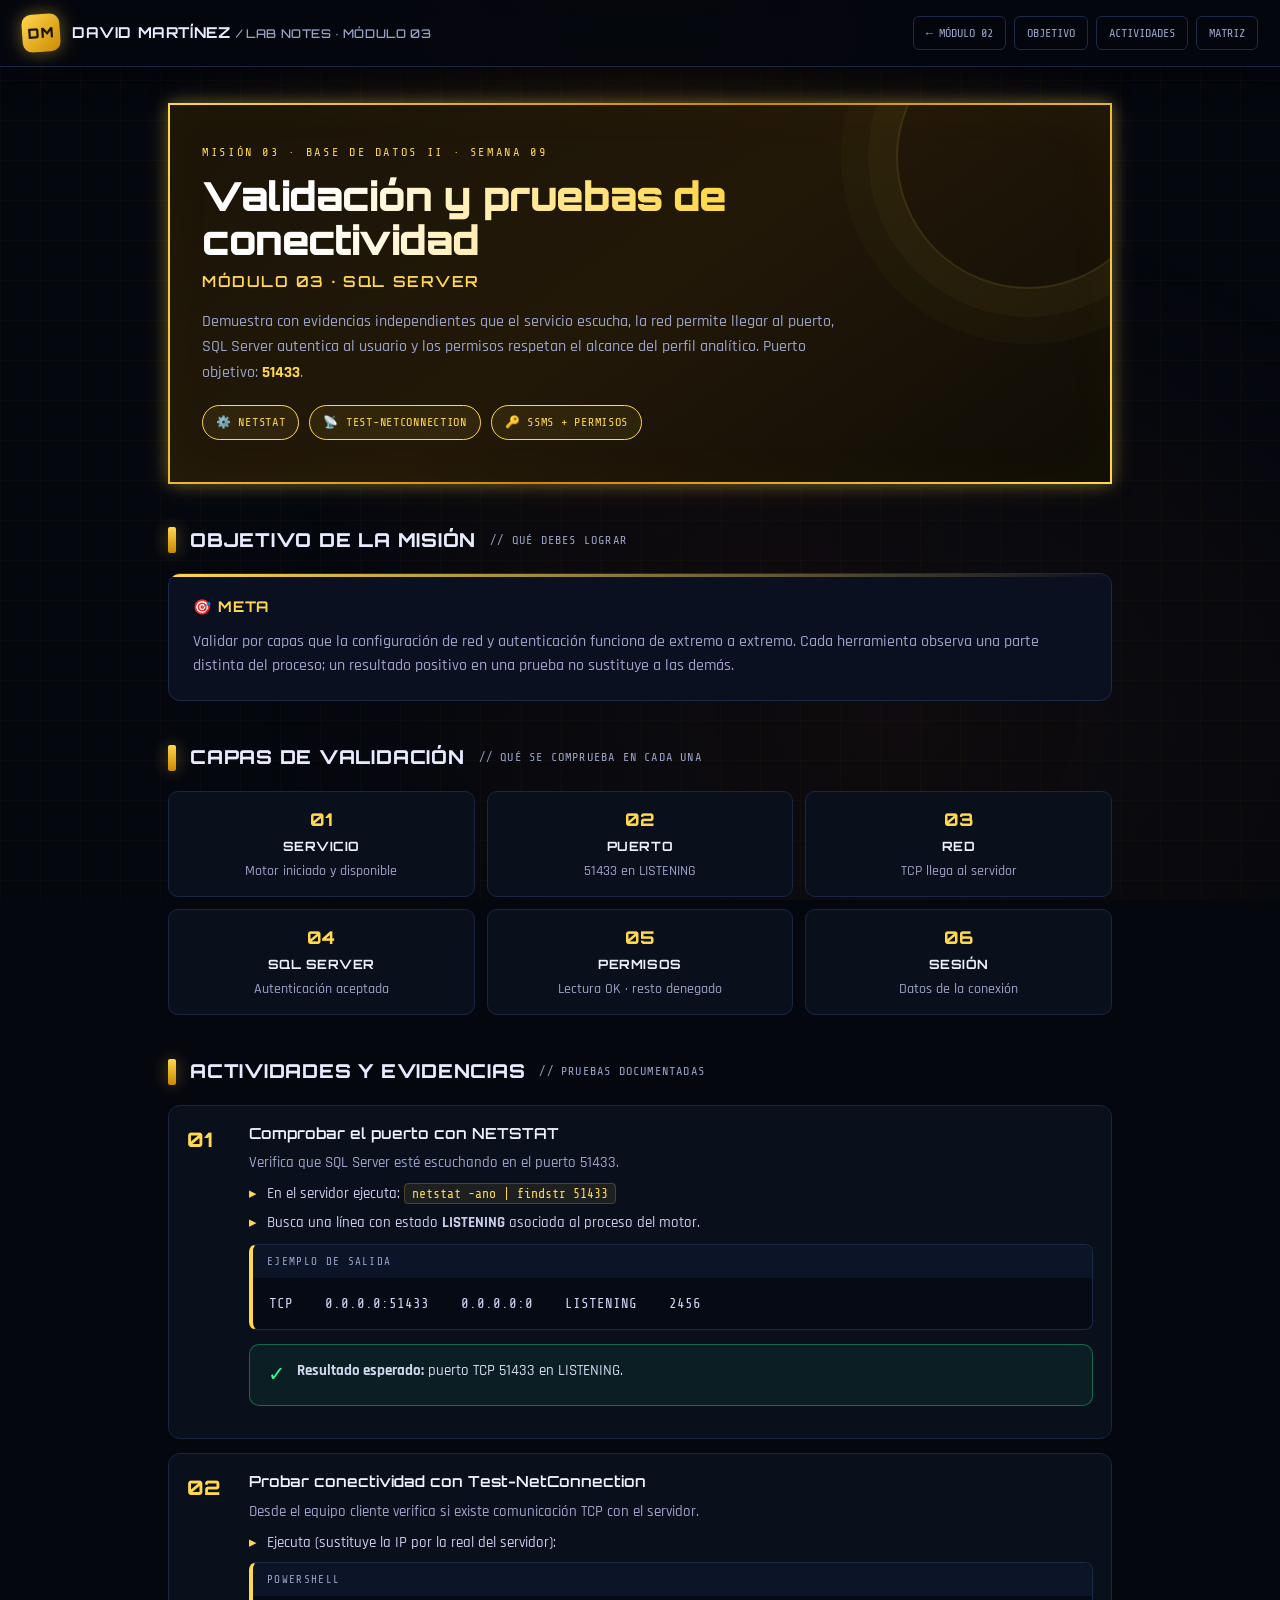
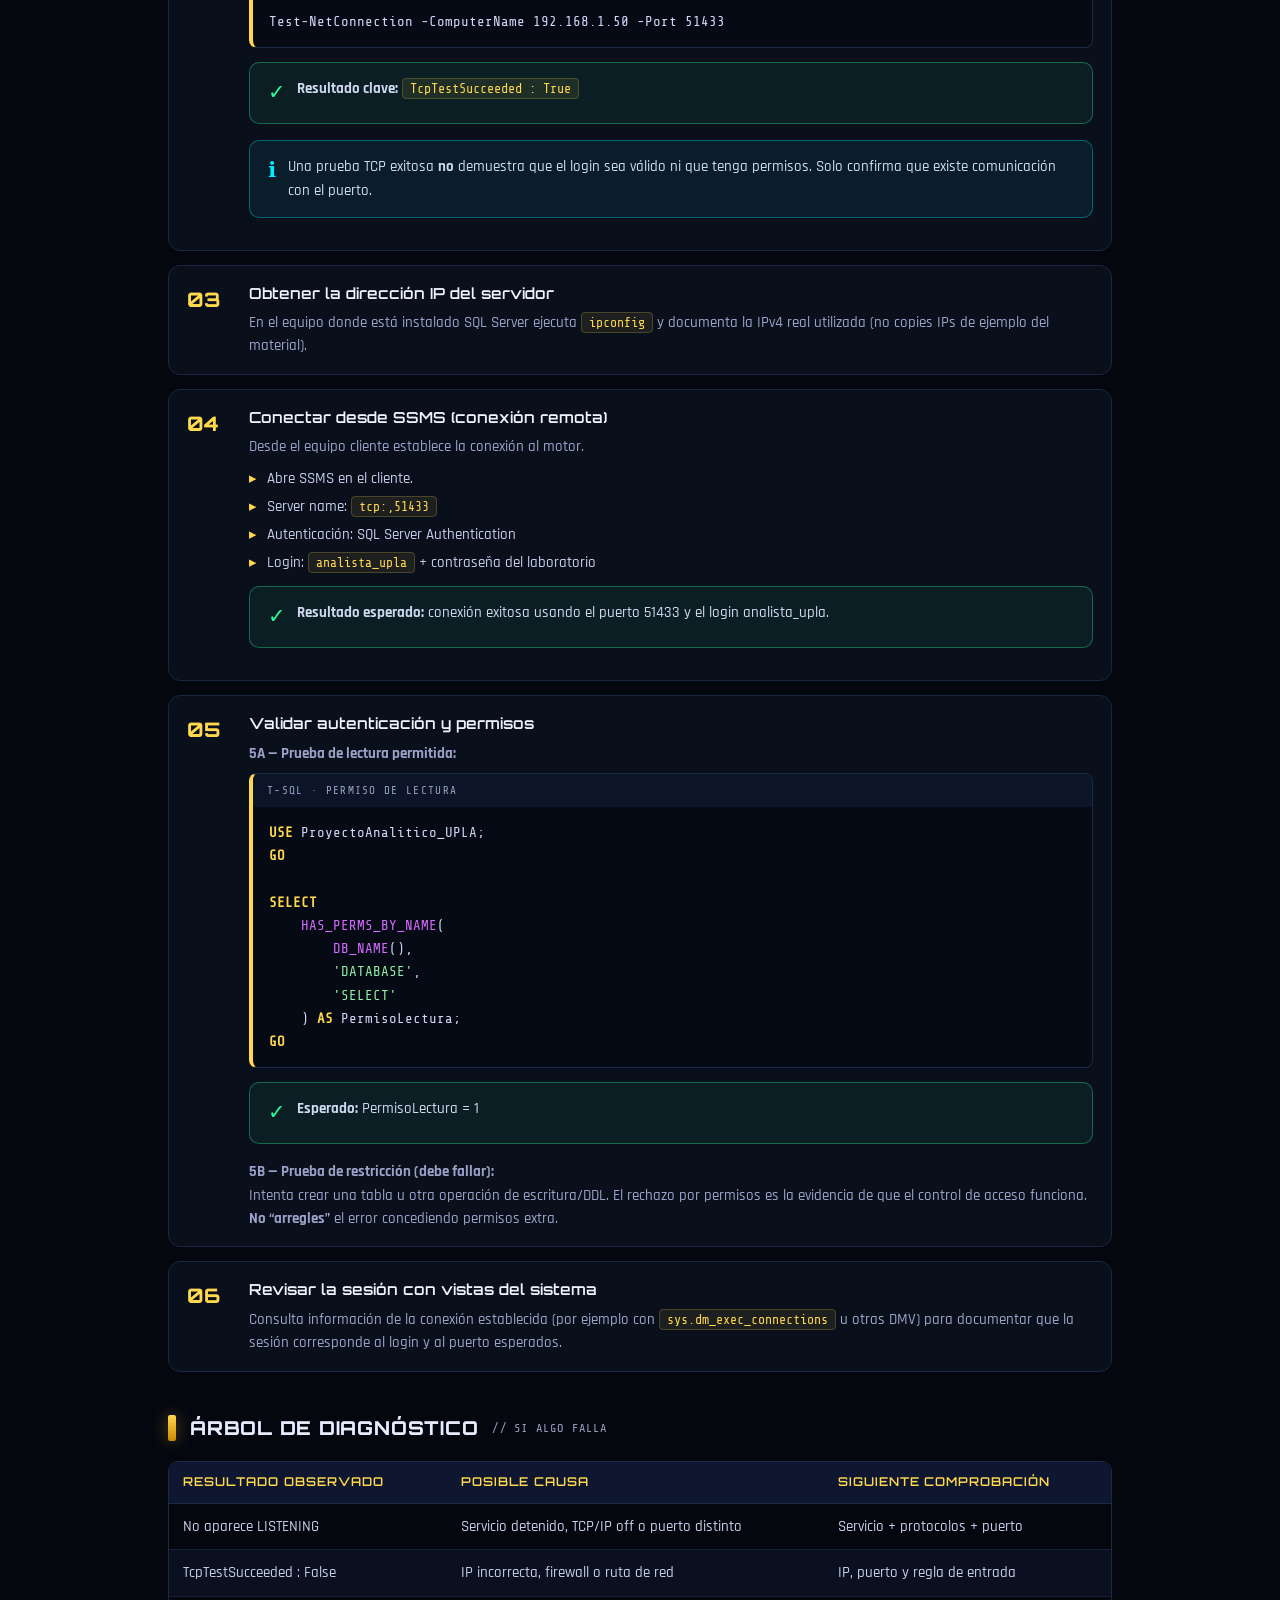
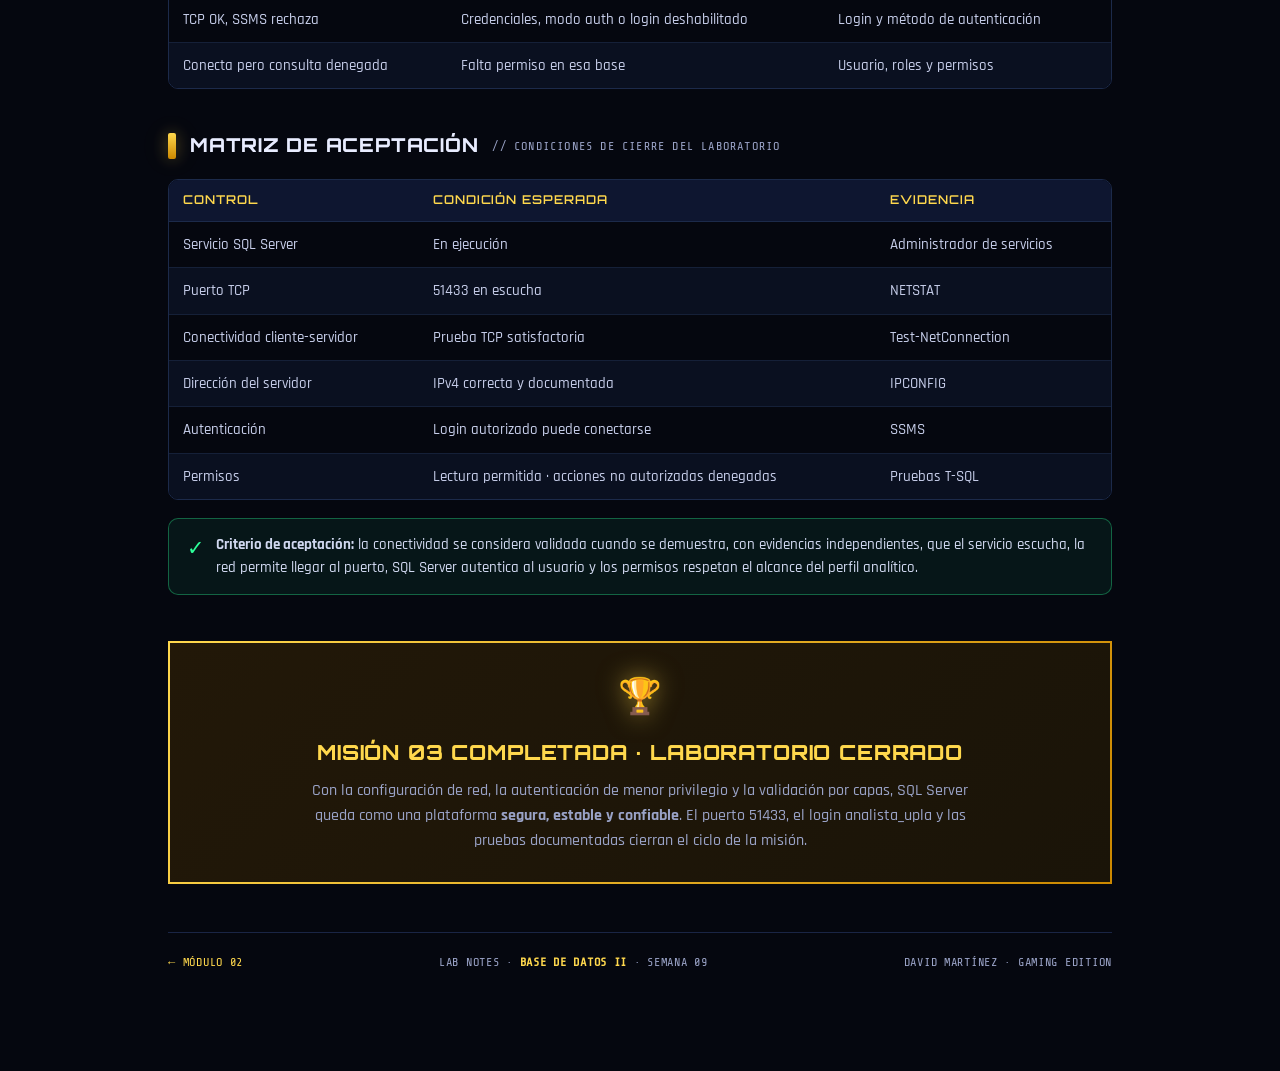
<file: evidencias/semana-09/Modulo_3_Validacion_Gaming.html>
<!DOCTYPE html>
<html lang="es">
<head>
<meta charset="utf-8">
<meta name="viewport" content="width=device-width, initial-scale=1, viewport-fit=cover">
<title>Módulo 3 · Validación y pruebas · Lab Gaming</title>
<link rel="preconnect" href="https://fonts.googleapis.com">
<link rel="preconnect" href="https://fonts.gstatic.com" crossorigin>
<link href="https://fonts.googleapis.com/css2?family=Orbitron:wght@500;600;700;800;900&family=Rajdhani:wght@400;500;600;700&family=Share+Tech+Mono&display=swap" rel="stylesheet">
<style>
:root {
  --cyan: #00f0ff;
  --purple: #b44cff;
  --yellow: #ffd84d;
  --orange: #ff9a3c;
  --green: #2dff9a;
  --bg: #05070f;
  --panel: #0b1020;
  --text: #e8ecff;
  --muted: #9aa3c7;
  --glow-yellow: 0 0 16px #ffd84d55, 0 0 32px #ffd84d22;
}
* { box-sizing: border-box; margin: 0; padding: 0; }
html { scroll-behavior: smooth; scroll-padding-top: 90px; }
body {
  background: var(--bg);
  color: var(--text);
  font-family: 'Rajdhani', system-ui, sans-serif;
  font-weight: 500;
  font-size: 16px;
  line-height: 1.55;
  min-height: 100vh;
  overflow-x: hidden;
}
body::before {
  content: "";
  position: fixed;
  inset: 0;
  background-image:
    linear-gradient(rgba(255,216,77,0.025) 1px, transparent 1px),
    linear-gradient(90deg, rgba(255,216,77,0.025) 1px, transparent 1px);
  background-size: 40px 40px;
  pointer-events: none;
  z-index: 0;
}
body::after {
  content: "";
  position: fixed;
  inset: 0;
  background: radial-gradient(ellipse at 50% 0%, #2a1a0a66 0%, transparent 55%),
              radial-gradient(ellipse at 70% 80%, #3a220a33 0%, transparent 50%);
  pointer-events: none;
  z-index: 0;
}
.wrap { position: relative; z-index: 1; max-width: 980px; margin: 0 auto; padding: 0 18px 80px; }

.topbar {
  position: sticky; top: 0; z-index: 100;
  display: flex; align-items: center; justify-content: space-between; gap: 16px;
  padding: 14px 22px;
  background: rgba(5,7,15,0.92);
  border-bottom: 1px solid #1a2545;
  backdrop-filter: blur(14px);
  box-shadow: 0 8px 30px #00000080;
}
.brand {
  display: flex; align-items: center; gap: 12px;
  font-family: 'Orbitron', sans-serif; font-weight: 700; font-size: 15px; letter-spacing: 0.04em;
}
.brand .badge {
  width: 38px; height: 38px; display: grid; place-items: center;
  background: linear-gradient(135deg, var(--yellow), #cc8800);
  border-radius: 10px; font-size: 14px; font-weight: 900; color: #1a1200;
  box-shadow: var(--glow-yellow); transform: rotate(-4deg);
}
.brand span { color: var(--muted); font-weight: 500; font-size: 12px; }
.topbar nav { display: flex; gap: 8px; flex-wrap: wrap; }
.topbar nav a {
  text-decoration: none; color: var(--muted);
  font-family: 'Share Tech Mono', monospace; font-size: 12px;
  padding: 7px 12px; border: 1px solid #1e2a4a; border-radius: 6px; transition: 0.2s;
}
.topbar nav a:hover, .topbar nav a.active {
  color: var(--yellow); border-color: var(--yellow); box-shadow: 0 0 12px #ffd84d33;
}

.hero {
  margin: 36px 0 36px;
  padding: 38px 32px 42px;
  background: linear-gradient(145deg, #1a1408 0%, #221808 50%, #0f0c06 100%);
  border: 2px solid transparent;
  border-image: linear-gradient(120deg, var(--yellow), #cc8800, var(--yellow)) 1;
  border-radius: 4px;
  position: relative; overflow: hidden;
  box-shadow: var(--glow-yellow), inset 0 0 60px #ffd84d08;
}
.hero::before {
  content: "";
  position: absolute; width: 260px; height: 260px;
  border: 2px solid #ffd84d22; border-radius: 50%;
  right: -50px; top: -80px;
  box-shadow: 0 0 0 28px #ffd84d08, 0 0 0 55px #ffd84d05;
}
.hero-eyebrow {
  font-family: 'Share Tech Mono', monospace; font-size: 12px;
  letter-spacing: 0.22em; color: var(--yellow); text-transform: uppercase; margin-bottom: 12px;
}
.hero h1 {
  font-family: 'Orbitron', sans-serif; font-weight: 900;
  font-size: clamp(1.7rem, 4.5vw, 2.5rem); line-height: 1.1;
  letter-spacing: -0.02em;
  background: linear-gradient(90deg, #fff 15%, var(--yellow) 70%);
  -webkit-background-clip: text; -webkit-text-fill-color: transparent; background-clip: text;
  margin-bottom: 8px; max-width: 720px;
}
.hero .subtitle {
  font-family: 'Orbitron', sans-serif; font-size: 0.95rem; font-weight: 600;
  color: var(--yellow); letter-spacing: 0.1em; margin-bottom: 16px;
}
.hero p { max-width: 640px; color: var(--muted); font-size: 1.02rem; margin-bottom: 20px; }
.hero-pills { display: flex; flex-wrap: wrap; gap: 10px; }
.pill {
  display: inline-flex; align-items: center; gap: 8px;
  padding: 7px 13px; border-radius: 999px;
  font-family: 'Share Tech Mono', monospace; font-size: 12px; letter-spacing: 0.06em;
  border: 1px solid var(--yellow); color: var(--yellow); background: #ffd84d12;
}

.sec-title {
  font-family: 'Orbitron', sans-serif; font-weight: 800; font-size: 1.2rem;
  letter-spacing: 0.04em; margin: 42px 0 18px;
  display: flex; align-items: center; gap: 14px;
}
.sec-title::before {
  content: ""; width: 8px; height: 26px;
  background: linear-gradient(180deg, var(--yellow), #cc8800);
  border-radius: 2px; box-shadow: var(--glow-yellow);
}
.sec-title span {
  font-family: 'Share Tech Mono', monospace; font-size: 12px;
  color: var(--muted); font-weight: 400; letter-spacing: 0.1em;
}

.obj-card {
  background: var(--panel); border: 1px solid #1c2a4a; border-radius: 12px;
  padding: 22px 24px; position: relative; overflow: hidden; margin-bottom: 8px;
}
.obj-card::after {
  content: ""; position: absolute; top: 0; left: 0; right: 0; height: 3px;
  background: linear-gradient(90deg, var(--yellow), transparent);
}
.obj-card h3 {
  font-family: 'Orbitron', sans-serif; font-size: 0.92rem; font-weight: 700;
  letter-spacing: 0.06em; margin-bottom: 10px; color: var(--yellow);
  display: flex; align-items: center; gap: 10px;
}
.obj-card p { color: var(--muted); font-size: 0.98rem; }

/* Layers grid */
.layers {
  display: grid; grid-template-columns: repeat(3, 1fr); gap: 12px; margin: 16px 0;
}
@media (max-width: 800px) { .layers { grid-template-columns: 1fr 1fr; } }
@media (max-width: 500px) { .layers { grid-template-columns: 1fr; } }
.layer {
  background: #0a0f1c; border: 1px solid #1a2644; border-radius: 10px; padding: 14px 16px;
  text-align: center;
}
.layer .num {
  font-family: 'Orbitron', sans-serif; font-weight: 800; font-size: 1.1rem;
  color: var(--yellow); margin-bottom: 4px;
}
.layer h4 {
  font-family: 'Orbitron', sans-serif; font-size: 0.8rem; font-weight: 700;
  color: #eef2ff; margin-bottom: 4px; letter-spacing: 0.04em;
}
.layer p { color: var(--muted); font-size: 0.85rem; }

.steps { display: grid; gap: 14px; }
.step {
  display: grid; grid-template-columns: 48px 1fr; gap: 14px;
  padding: 16px 18px; background: #0a0f1c;
  border: 1px solid #1a2644; border-radius: 12px; transition: 0.2s;
}
.step:hover { border-color: #ffd84d44; box-shadow: 0 0 20px #ffd84d15; }
.step .n {
  font-family: 'Orbitron', sans-serif; font-weight: 800; font-size: 1.25rem;
  color: var(--yellow); display: grid; place-items: start; padding-top: 2px;
}
.step h4 {
  font-family: 'Orbitron', sans-serif; font-size: 0.95rem; font-weight: 600;
  margin-bottom: 6px; color: #eef2ff;
}
.step p { color: var(--muted); font-size: 0.94rem; }
.step ul { list-style: none; margin-top: 8px; }
.step ul li {
  position: relative; padding-left: 18px; margin-bottom: 5px;
  color: #c5cce8; font-size: 0.93rem;
}
.step ul li::before { content: "▸"; position: absolute; left: 0; color: var(--yellow); font-weight: 700; }
.code-inline {
  font-family: 'Share Tech Mono', monospace; font-size: 0.88em;
  background: #ffd84d15; color: var(--yellow);
  padding: 2px 7px; border-radius: 4px; border: 1px solid #ffd84d33;
}

.pre-box {
  margin: 14px 0; background: #060a14;
  border: 1px solid #1a2a48; border-left: 4px solid var(--yellow);
  border-radius: 8px; overflow: hidden;
}
.pre-box header {
  display: flex; justify-content: space-between; align-items: center;
  padding: 8px 14px; background: #0c1428;
  font-family: 'Share Tech Mono', monospace; font-size: 11px;
  letter-spacing: 0.12em; color: var(--muted);
}
.pre-box pre {
  margin: 0; padding: 14px 16px; overflow-x: auto;
  font-family: 'Share Tech Mono', monospace; font-size: 0.88rem;
  line-height: 1.65; color: #d0d8f8;
}
.kw { color: var(--yellow); font-weight: 700; }
.str { color: #8ff0a8; }
.cmt { color: #6a7394; font-style: italic; }
.fn { color: #d46bff; }

.callout {
  margin: 16px 0; padding: 14px 18px; border-radius: 10px;
  border: 1px solid; display: flex; gap: 12px; align-items: flex-start;
}
.callout .ico { font-size: 1.3rem; flex-shrink: 0; }
.callout.ok { border-color: #2dff9a55; background: #2dff9a10; }
.callout.ok .ico { color: var(--green); }
.callout.warn { border-color: #ffd84d55; background: #ffd84d10; }
.callout.warn .ico { color: var(--yellow); }
.callout.info { border-color: #00f0ff55; background: #00f0ff10; }
.callout.info .ico { color: var(--cyan); }
.callout p { color: #d0d8f0; font-size: 0.95rem; }

.tw { overflow-x: auto; margin: 18px 0; border: 1px solid #1c2a4a; border-radius: 10px; }
table { width: 100%; border-collapse: collapse; min-width: 420px; font-size: 0.94rem; }
th {
  background: #0e1630; color: var(--yellow);
  font-family: 'Orbitron', sans-serif; font-size: 0.76rem; font-weight: 600;
  letter-spacing: 0.08em; text-transform: uppercase; text-align: left;
  padding: 11px 14px; border-bottom: 1px solid #1c2a4a;
}
td { padding: 11px 14px; border-bottom: 1px solid #152038; color: #c5cce8; }
tr:last-child td { border-bottom: 0; }
tr:nth-child(even) td { background: #0a1020; }

.conclusion {
  margin: 46px 0 16px; padding: 28px 24px;
  background: linear-gradient(135deg, #221808, #1a1408);
  border: 2px solid transparent;
  border-image: linear-gradient(120deg, var(--yellow), #cc8800) 1;
  border-radius: 4px; text-align: center; position: relative; overflow: hidden;
}
.conclusion::before { content: "🏆"; font-size: 2.2rem; display: block; margin-bottom: 10px; filter: drop-shadow(0 0 12px #ffd84d88); }
.conclusion h2 {
  font-family: 'Orbitron', sans-serif; font-size: 1.3rem; font-weight: 800;
  color: var(--yellow); margin-bottom: 10px; letter-spacing: 0.04em;
}
.conclusion p { max-width: 680px; margin: 0 auto; color: var(--muted); font-size: 1.02rem; }

footer {
  margin-top: 48px; padding: 20px 0; border-top: 1px solid #1a2545;
  display: flex; flex-wrap: wrap; justify-content: space-between; gap: 12px;
  font-family: 'Share Tech Mono', monospace; font-size: 12px; color: var(--muted); letter-spacing: 0.06em;
}
footer strong { color: var(--yellow); }
footer a { color: var(--yellow); text-decoration: none; }
footer a:hover { text-decoration: underline; }

@media (max-width: 600px) {
  .hero { padding: 26px 18px 30px; }
  .topbar { padding: 12px 14px; }
  .topbar nav { display: none; }
  .step { grid-template-columns: 36px 1fr; }
}
</style>
</head>
<body>

<header class="topbar">
  <div class="brand">
    <div class="badge">DM</div>
    <div>
      DAVID MARTÍNEZ
      <span> / LAB NOTES · MÓDULO 03</span>
    </div>
  </div>
  <nav>
    <a href="Modulo_2_Auth_Gaming.html">← MÓDULO 02</a>
    <a href="#objetivo">OBJETIVO</a>
    <a href="#actividades">ACTIVIDADES</a>
    <a href="#matriz">MATRIZ</a>
  </nav>
</header>

<div class="wrap">

  <section class="hero">
    <div class="hero-eyebrow">MISIÓN 03 · BASE DE DATOS II · SEMANA 09</div>
    <h1>Validación y pruebas de conectividad</h1>
    <div class="subtitle">MÓDULO 03 · SQL SERVER</div>
    <p>
      Demuestra con evidencias independientes que el servicio escucha, la red permite llegar al puerto,
      SQL Server autentica al usuario y los permisos respetan el alcance del perfil analítico.
      Puerto objetivo: <strong style="color:var(--yellow)">51433</strong>.
    </p>
    <div class="hero-pills">
      <span class="pill">⚙️ NETSTAT</span>
      <span class="pill">📡 TEST-NETCONNECTION</span>
      <span class="pill">🔑 SSMS + PERMISOS</span>
    </div>
  </section>

  <div class="sec-title" id="objetivo">
    OBJETIVO DE LA MISIÓN
    <span>// QUÉ DEBES LOGRAR</span>
  </div>
  <div class="obj-card">
    <h3>🎯 META</h3>
    <p>
      Validar por capas que la configuración de red y autenticación funciona de extremo a extremo.
      Cada herramienta observa una parte distinta del proceso; un resultado positivo en una prueba
      no sustituye a las demás.
    </p>
  </div>

  <div class="sec-title">
    CAPAS DE VALIDACIÓN
    <span>// QUÉ SE COMPRUEBA EN CADA UNA</span>
  </div>
  <div class="layers">
    <div class="layer">
      <div class="num">01</div>
      <h4>SERVICIO</h4>
      <p>Motor iniciado y disponible</p>
    </div>
    <div class="layer">
      <div class="num">02</div>
      <h4>PUERTO</h4>
      <p>51433 en LISTENING</p>
    </div>
    <div class="layer">
      <div class="num">03</div>
      <h4>RED</h4>
      <p>TCP llega al servidor</p>
    </div>
    <div class="layer">
      <div class="num">04</div>
      <h4>SQL SERVER</h4>
      <p>Autenticación aceptada</p>
    </div>
    <div class="layer">
      <div class="num">05</div>
      <h4>PERMISOS</h4>
      <p>Lectura OK · resto denegado</p>
    </div>
    <div class="layer">
      <div class="num">06</div>
      <h4>SESIÓN</h4>
      <p>Datos de la conexión</p>
    </div>
  </div>

  <div class="sec-title" id="actividades">
    ACTIVIDADES Y EVIDENCIAS
    <span>// PRUEBAS DOCUMENTADAS</span>
  </div>

  <div class="steps">

    <div class="step">
      <div class="n">01</div>
      <div>
        <h4>Comprobar el puerto con NETSTAT</h4>
        <p>Verifica que SQL Server esté escuchando en el puerto 51433.</p>
        <ul>
          <li>En el servidor ejecuta: <span class="code-inline">netstat -ano | findstr 51433</span></li>
          <li>Busca una línea con estado <strong>LISTENING</strong> asociada al proceso del motor.</li>
        </ul>
        <div class="pre-box" style="margin-top:10px">
          <header>EJEMPLO DE SALIDA</header>
          <pre>TCP    0.0.0.0:51433    0.0.0.0:0    LISTENING    2456</pre>
        </div>
        <div class="callout ok" style="margin-top:10px">
          <div class="ico">✓</div>
          <p><strong>Resultado esperado:</strong> puerto TCP 51433 en LISTENING.</p>
        </div>
      </div>
    </div>

    <div class="step">
      <div class="n">02</div>
      <div>
        <h4>Probar conectividad con Test-NetConnection</h4>
        <p>Desde el equipo cliente verifica si existe comunicación TCP con el servidor.</p>
        <ul>
          <li>Ejecuta (sustituye la IP por la real del servidor):</li>
        </ul>
        <div class="pre-box" style="margin-top:8px">
          <header>POWERSHELL</header>
          <pre>Test-NetConnection -ComputerName 192.168.1.50 -Port 51433</pre>
        </div>
        <div class="callout ok" style="margin-top:10px">
          <div class="ico">✓</div>
          <p><strong>Resultado clave:</strong> <span class="code-inline">TcpTestSucceeded : True</span></p>
        </div>
        <div class="callout info" style="margin-top:8px">
          <div class="ico">ℹ</div>
          <p>
            Una prueba TCP exitosa <strong>no</strong> demuestra que el login sea válido ni que tenga permisos.
            Solo confirma que existe comunicación con el puerto.
          </p>
        </div>
      </div>
    </div>

    <div class="step">
      <div class="n">03</div>
      <div>
        <h4>Obtener la dirección IP del servidor</h4>
        <p>
          En el equipo donde está instalado SQL Server ejecuta
          <span class="code-inline">ipconfig</span> y documenta la IPv4 real utilizada
          (no copies IPs de ejemplo del material).
        </p>
      </div>
    </div>

    <div class="step">
      <div class="n">04</div>
      <div>
        <h4>Conectar desde SSMS (conexión remota)</h4>
        <p>Desde el equipo cliente establece la conexión al motor.</p>
        <ul>
          <li>Abre SSMS en el cliente.</li>
          <li>Server name: <span class="code-inline">tcp:<IP_SERVIDOR>,51433</span></li>
          <li>Autenticación: SQL Server Authentication</li>
          <li>Login: <span class="code-inline">analista_upla</span> + contraseña del laboratorio</li>
        </ul>
        <div class="callout ok" style="margin-top:12px">
          <div class="ico">✓</div>
          <p><strong>Resultado esperado:</strong> conexión exitosa usando el puerto 51433 y el login analista_upla.</p>
        </div>
      </div>
    </div>

    <div class="step">
      <div class="n">05</div>
      <div>
        <h4>Validar autenticación y permisos</h4>
        <p><strong>5A — Prueba de lectura permitida:</strong></p>
        <div class="pre-box" style="margin-top:8px">
          <header>T-SQL · PERMISO DE LECTURA</header>
          <pre><span class="kw">USE</span> ProyectoAnalitico_UPLA;
<span class="kw">GO</span>

<span class="kw">SELECT</span>
    <span class="fn">HAS_PERMS_BY_NAME</span>(
        <span class="fn">DB_NAME</span>(),
        <span class="str">'DATABASE'</span>,
        <span class="str">'SELECT'</span>
    ) <span class="kw">AS</span> PermisoLectura;
<span class="kw">GO</span></pre>
        </div>
        <div class="callout ok" style="margin-top:8px">
          <div class="ico">✓</div>
          <p><strong>Esperado:</strong> PermisoLectura = 1</p>
        </div>
        <p style="margin-top:14px"><strong>5B — Prueba de restricción (debe fallar):</strong></p>
        <p style="color:var(--muted);font-size:0.94rem">
          Intenta crear una tabla u otra operación de escritura/DDL. El rechazo por permisos
          es la evidencia de que el control de acceso funciona. <strong>No “arregles”</strong>
          el error concediendo permisos extra.
        </p>
      </div>
    </div>

    <div class="step">
      <div class="n">06</div>
      <div>
        <h4>Revisar la sesión con vistas del sistema</h4>
        <p>
          Consulta información de la conexión establecida (por ejemplo con
          <span class="code-inline">sys.dm_exec_connections</span> u otras DMV)
          para documentar que la sesión corresponde al login y al puerto esperados.
        </p>
      </div>
    </div>

  </div>

  <!-- DIAGNOSTIC TABLE -->
  <div class="sec-title">
    ÁRBOL DE DIAGNÓSTICO
    <span>// SI ALGO FALLA</span>
  </div>
  <div class="tw">
    <table>
      <thead>
        <tr>
          <th>Resultado observado</th>
          <th>Posible causa</th>
          <th>Siguiente comprobación</th>
        </tr>
      </thead>
      <tbody>
        <tr>
          <td>No aparece LISTENING</td>
          <td>Servicio detenido, TCP/IP off o puerto distinto</td>
          <td>Servicio + protocolos + puerto</td>
        </tr>
        <tr>
          <td>TcpTestSucceeded : False</td>
          <td>IP incorrecta, firewall o ruta de red</td>
          <td>IP, puerto y regla de entrada</td>
        </tr>
        <tr>
          <td>TCP OK, SSMS rechaza</td>
          <td>Credenciales, modo auth o login deshabilitado</td>
          <td>Login y método de autenticación</td>
        </tr>
        <tr>
          <td>Conecta pero consulta denegada</td>
          <td>Falta permiso en esa base</td>
          <td>Usuario, roles y permisos</td>
        </tr>
      </tbody>
    </table>
  </div>

  <!-- ACCEPTANCE MATRIX -->
  <div class="sec-title" id="matriz">
    MATRIZ DE ACEPTACIÓN
    <span>// CONDICIONES DE CIERRE DEL LABORATORIO</span>
  </div>
  <div class="tw">
    <table>
      <thead>
        <tr>
          <th>Control</th>
          <th>Condición esperada</th>
          <th>Evidencia</th>
        </tr>
      </thead>
      <tbody>
        <tr>
          <td>Servicio SQL Server</td>
          <td>En ejecución</td>
          <td>Administrador de servicios</td>
        </tr>
        <tr>
          <td>Puerto TCP</td>
          <td>51433 en escucha</td>
          <td>NETSTAT</td>
        </tr>
        <tr>
          <td>Conectividad cliente-servidor</td>
          <td>Prueba TCP satisfactoria</td>
          <td>Test-NetConnection</td>
        </tr>
        <tr>
          <td>Dirección del servidor</td>
          <td>IPv4 correcta y documentada</td>
          <td>IPCONFIG</td>
        </tr>
        <tr>
          <td>Autenticación</td>
          <td>Login autorizado puede conectarse</td>
          <td>SSMS</td>
        </tr>
        <tr>
          <td>Permisos</td>
          <td>Lectura permitida · acciones no autorizadas denegadas</td>
          <td>Pruebas T-SQL</td>
        </tr>
      </tbody>
    </table>
  </div>

  <div class="callout ok">
    <div class="ico">✓</div>
    <p>
      <strong>Criterio de aceptación:</strong> la conectividad se considera validada cuando se demuestra,
      con evidencias independientes, que el servicio escucha, la red permite llegar al puerto,
      SQL Server autentica al usuario y los permisos respetan el alcance del perfil analítico.
    </p>
  </div>

  <section class="conclusion">
    <h2>MISIÓN 03 COMPLETADA · LABORATORIO CERRADO</h2>
    <p>
      Con la configuración de red, la autenticación de menor privilegio y la validación por capas,
      SQL Server queda como una plataforma <strong>segura, estable y confiable</strong>.
      El puerto 51433, el login analista_upla y las pruebas documentadas cierran el ciclo de la misión.
    </p>
  </section>

  <footer>
    <div><a href="Modulo_2_Auth_Gaming.html">← MÓDULO 02</a></div>
    <div>LAB NOTES · <strong>BASE DE DATOS II</strong> · SEMANA 09</div>
    <div>DAVID MARTÍNEZ · GAMING EDITION</div>
  </footer>

</div>
</body>
</html>
</file>
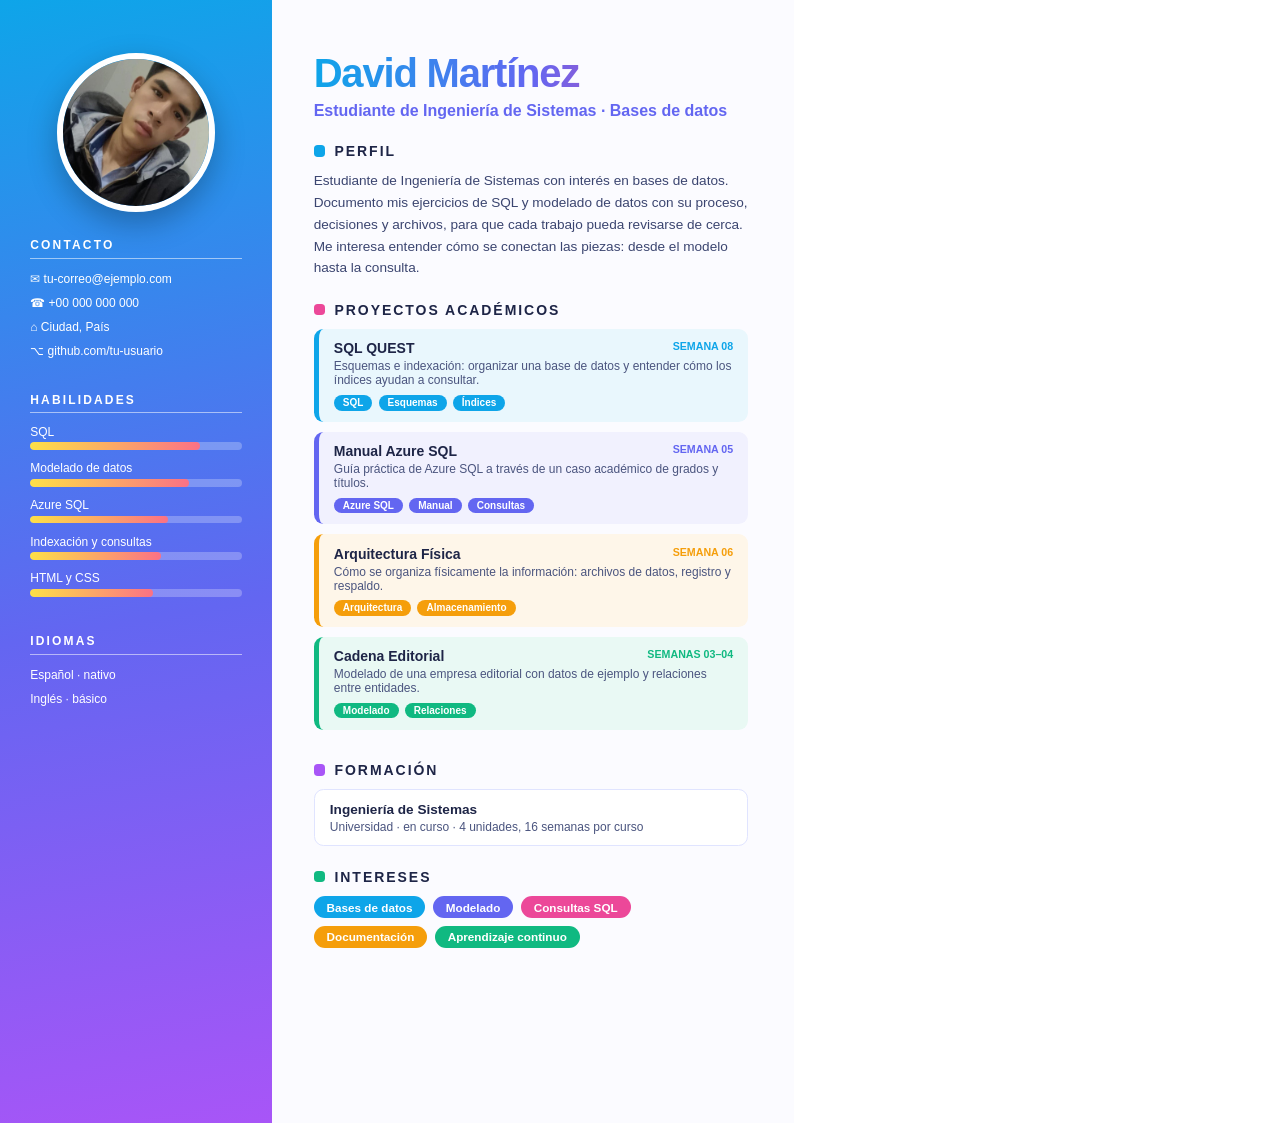
<file: portafolio/cv/cv.html>
<!DOCTYPE html>
<html lang="es"><head><meta charset="UTF-8"><title>CV · David Martínez</title>
<style>
@page{size:A4;margin:0}*{box-sizing:border-box;margin:0}
body{width:210mm;height:297mm;display:grid;grid-template-columns:72mm 1fr;font-family:'Segoe UI','Helvetica Neue',Arial,sans-serif;color:#1e2547;font-size:10.2pt;-webkit-print-color-adjust:exact;print-color-adjust:exact}
aside{padding:14mm 8mm;color:#fff;background:linear-gradient(170deg,#0ea5e9 0%,#6366f1 55%,#a855f7 100%);display:flex;flex-direction:column;gap:7mm}
.pic{width:42mm;height:42mm;margin:0 auto;border-radius:50%;border:1.6mm solid #fff;object-fit:cover;box-shadow:0 3mm 8mm #0004}
aside h2{font-size:9pt;letter-spacing:.18em;text-transform:uppercase;border-bottom:.4mm solid #fff8;padding-bottom:1.5mm;margin-bottom:3mm}
aside ul{padding:0}aside p,aside li{font-size:9pt;line-height:1.5;list-style:none}aside li{margin-bottom:1.6mm}
.sk{margin-bottom:3mm;font-size:9pt}.sk i{display:block;height:2mm;margin-top:1mm;border-radius:2mm;background:#ffffff40;overflow:hidden}.sk i b{display:block;height:100%;border-radius:2mm;background:linear-gradient(90deg,#fde047,#fb7185)}
main{padding:14mm 12mm 12mm 11mm;display:flex;flex-direction:column;gap:6mm;background:#fbfbff}
.hd h1{font-size:30pt;line-height:1;letter-spacing:-.03em;font-weight:800;background:linear-gradient(90deg,#0ea5e9,#6366f1,#ec4899);-webkit-background-clip:text;background-clip:text;color:transparent}
.hd p{margin-top:2.5mm;font-size:12pt;color:#6366f1;font-weight:600}
h3{font-size:10.5pt;letter-spacing:.14em;text-transform:uppercase;display:flex;align-items:center;gap:2.5mm;margin-bottom:3mm}h3:before{content:"";width:3mm;height:3mm;border-radius:1mm;background:var(--c,#6366f1)}
.card{padding:3mm 4mm;border-radius:2.5mm;margin-bottom:2.6mm;border-left:1.4mm solid var(--c);background:color-mix(in srgb,var(--c) 9%,white)}
.card b{display:flex;justify-content:space-between;font-size:10.5pt}.card b span{font-size:8pt;color:var(--c);font-weight:700}.card p{font-size:9pt;color:#4b557f;margin-top:.8mm}
.tags{display:flex;gap:1.6mm;flex-wrap:wrap;margin-top:2mm}.tags span{padding:.6mm 2.4mm;border-radius:5mm;font-size:7.5pt;font-weight:600;color:#fff;background:var(--c)}
.chips{display:flex;gap:2mm;flex-wrap:wrap}.chips span{padding:1.2mm 3.4mm;border-radius:5mm;font-size:8.8pt;font-weight:600;color:#fff}
.edu{padding:3mm 4mm;border-radius:2.5mm;background:#fff;border:.3mm solid #e0e4ff}
</style></head><body>
<aside>
  <img class="pic" src="../img/foto.jpg" alt="David Martínez">
  <section><h2>Contacto</h2><ul><li>✉ tu-correo@ejemplo.com</li><li>☎ +00 000 000 000</li><li>⌂ Ciudad, País</li><li>⌥ github.com/tu-usuario</li></ul></section>
  <section><h2>Habilidades</h2>
    <div class="sk">SQL<i><b style="width:80%"></b></i></div><div class="sk">Modelado de datos<i><b style="width:75%"></b></i></div>
    <div class="sk">Azure SQL<i><b style="width:65%"></b></i></div><div class="sk">Indexación y consultas<i><b style="width:62%"></b></i></div><div class="sk">HTML y CSS<i><b style="width:58%"></b></i></div></section>
  <section><h2>Idiomas</h2><ul><li>Español · nativo</li><li>Inglés · básico</li></ul></section>
</aside>
<main>
  <div class="hd"><h1>David Martínez</h1><p>Estudiante de Ingeniería de Sistemas · Bases de datos</p></div>
  <section><h3 style="--c:#0ea5e9">Perfil</h3><p style="line-height:1.6;color:#3b4570">Estudiante de Ingeniería de Sistemas con interés en bases de datos. Documento mis ejercicios de SQL y modelado de datos con su proceso, decisiones y archivos, para que cada trabajo pueda revisarse de cerca. Me interesa entender cómo se conectan las piezas: desde el modelo hasta la consulta.</p></section>
  <section><h3 style="--c:#ec4899">Proyectos académicos</h3>
    <div class="card" style="--c:#0ea5e9"><b>SQL QUEST <span>SEMANA 08</span></b><p>Esquemas e indexación: organizar una base de datos y entender cómo los índices ayudan a consultar.</p><div class="tags"><span>SQL</span><span>Esquemas</span><span>Índices</span></div></div>
    <div class="card" style="--c:#6366f1"><b>Manual Azure SQL <span>SEMANA 05</span></b><p>Guía práctica de Azure SQL a través de un caso académico de grados y títulos.</p><div class="tags"><span>Azure SQL</span><span>Manual</span><span>Consultas</span></div></div>
    <div class="card" style="--c:#f59e0b"><b>Arquitectura Física <span>SEMANA 06</span></b><p>Cómo se organiza físicamente la información: archivos de datos, registro y respaldo.</p><div class="tags"><span>Arquitectura</span><span>Almacenamiento</span></div></div>
    <div class="card" style="--c:#10b981"><b>Cadena Editorial <span>SEMANAS 03–04</span></b><p>Modelado de una empresa editorial con datos de ejemplo y relaciones entre entidades.</p><div class="tags"><span>Modelado</span><span>Relaciones</span></div></div></section>
  <section><h3 style="--c:#a855f7">Formación</h3><div class="edu"><b>Ingeniería de Sistemas</b><p style="font-size:9pt;color:#4b557f;margin-top:.8mm">Universidad · en curso · 4 unidades, 16 semanas por curso</p></div></section>
  <section><h3 style="--c:#10b981">Intereses</h3><div class="chips"><span style="background:#0ea5e9">Bases de datos</span><span style="background:#6366f1">Modelado</span><span style="background:#ec4899">Consultas SQL</span><span style="background:#f59e0b">Documentación</span><span style="background:#10b981">Aprendizaje continuo</span></div></section>
</main></body></html>
</file>
